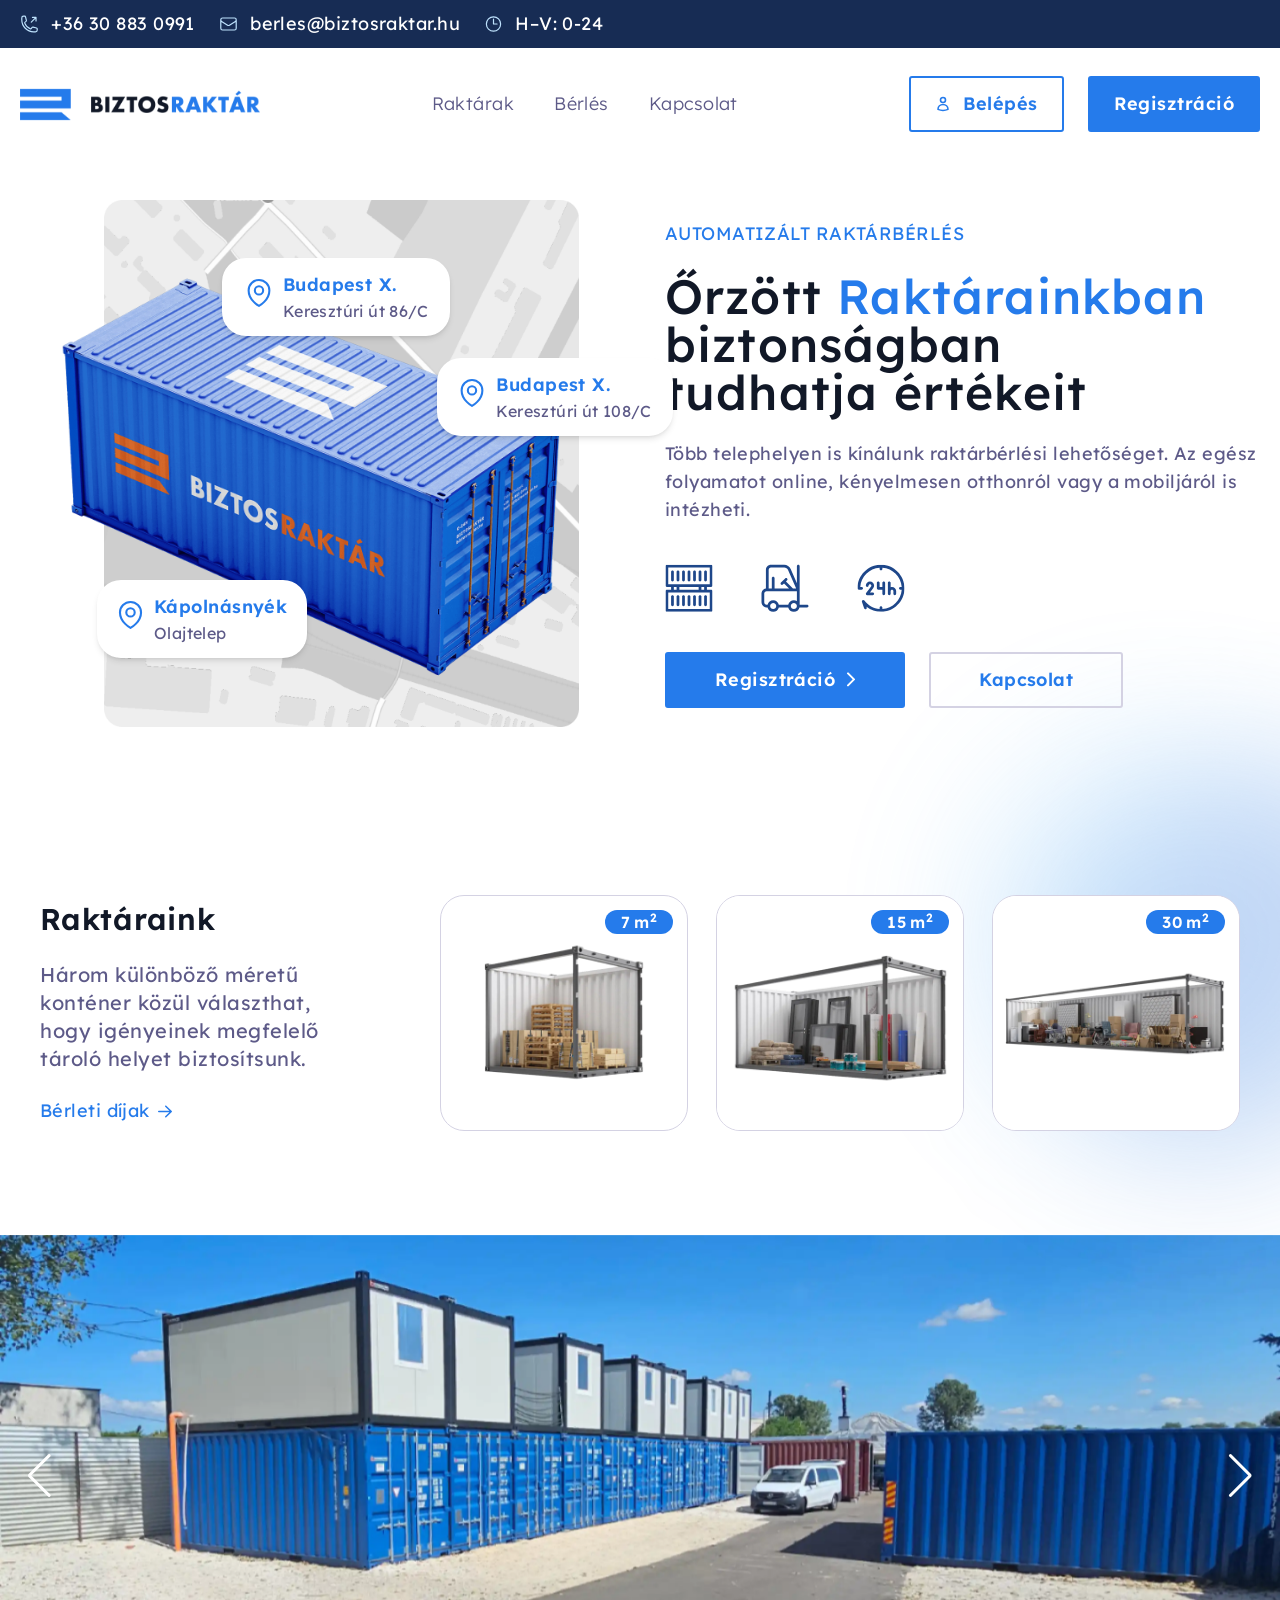
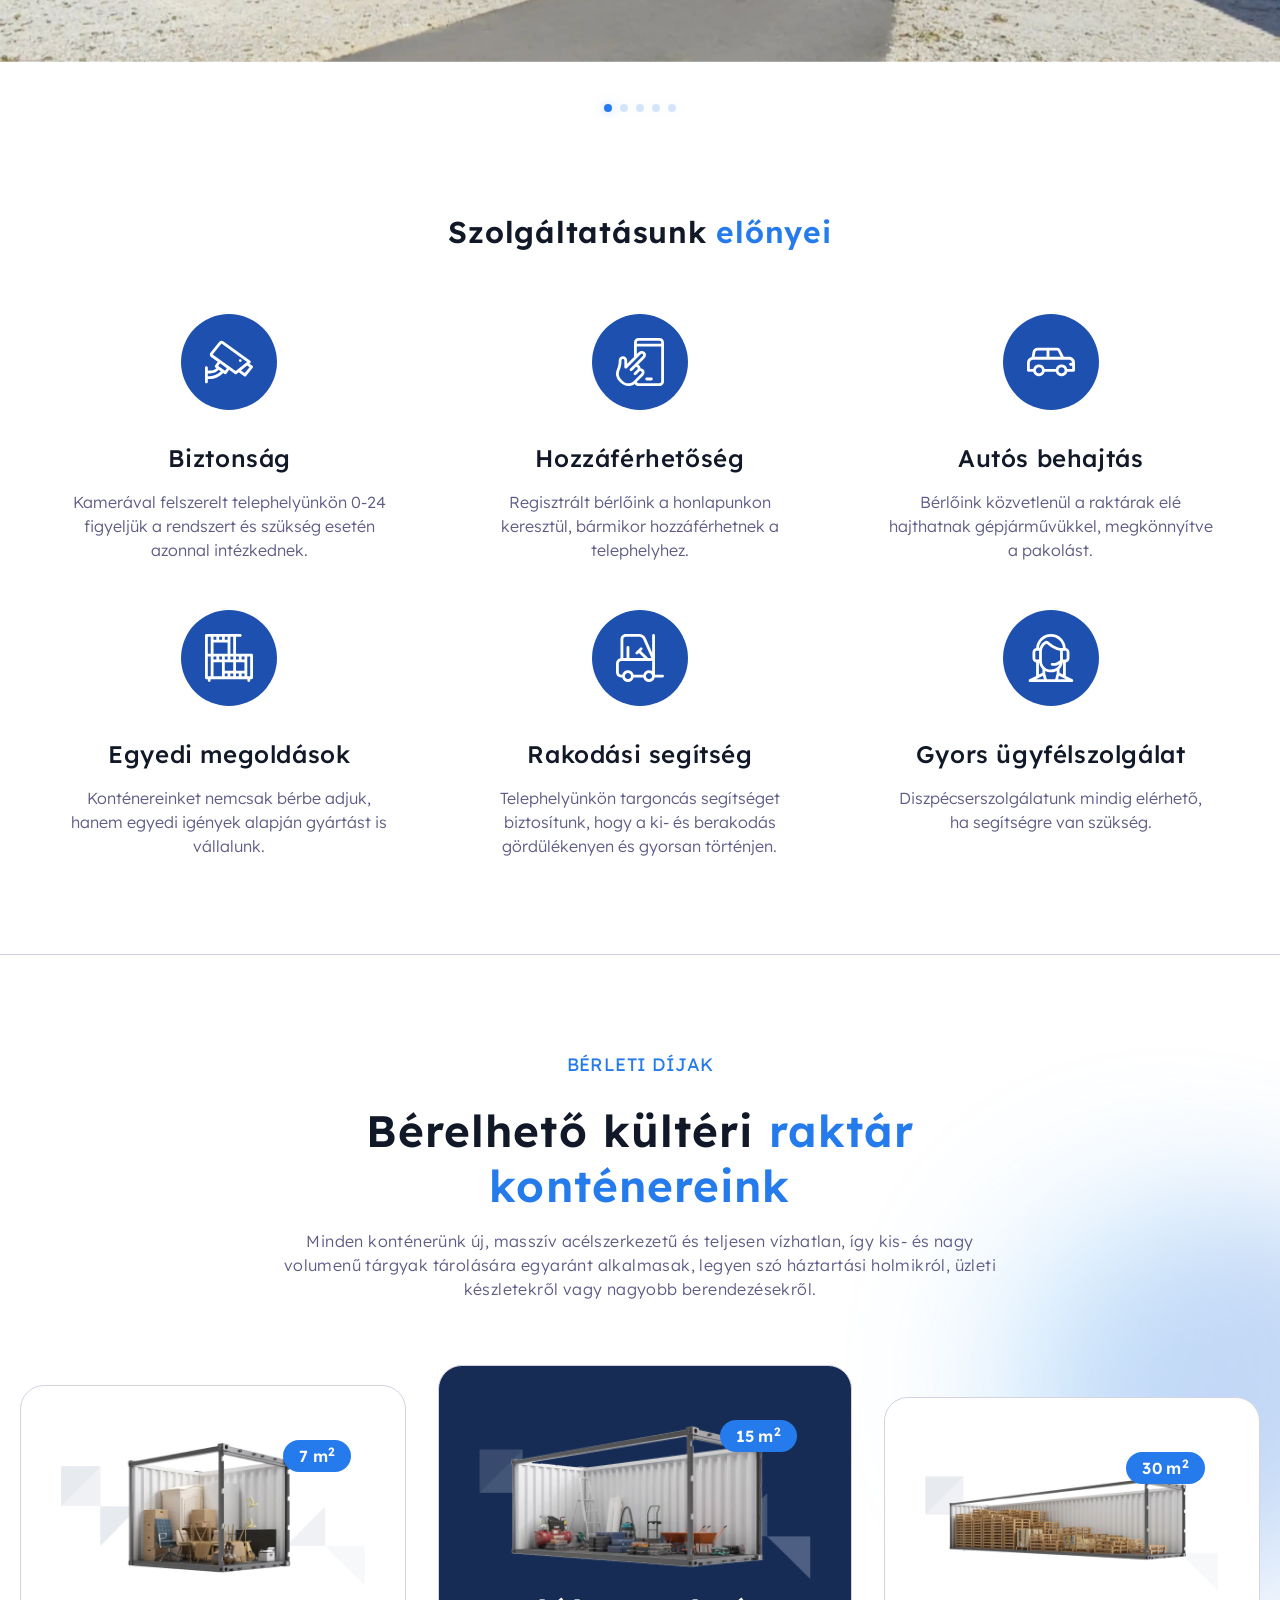
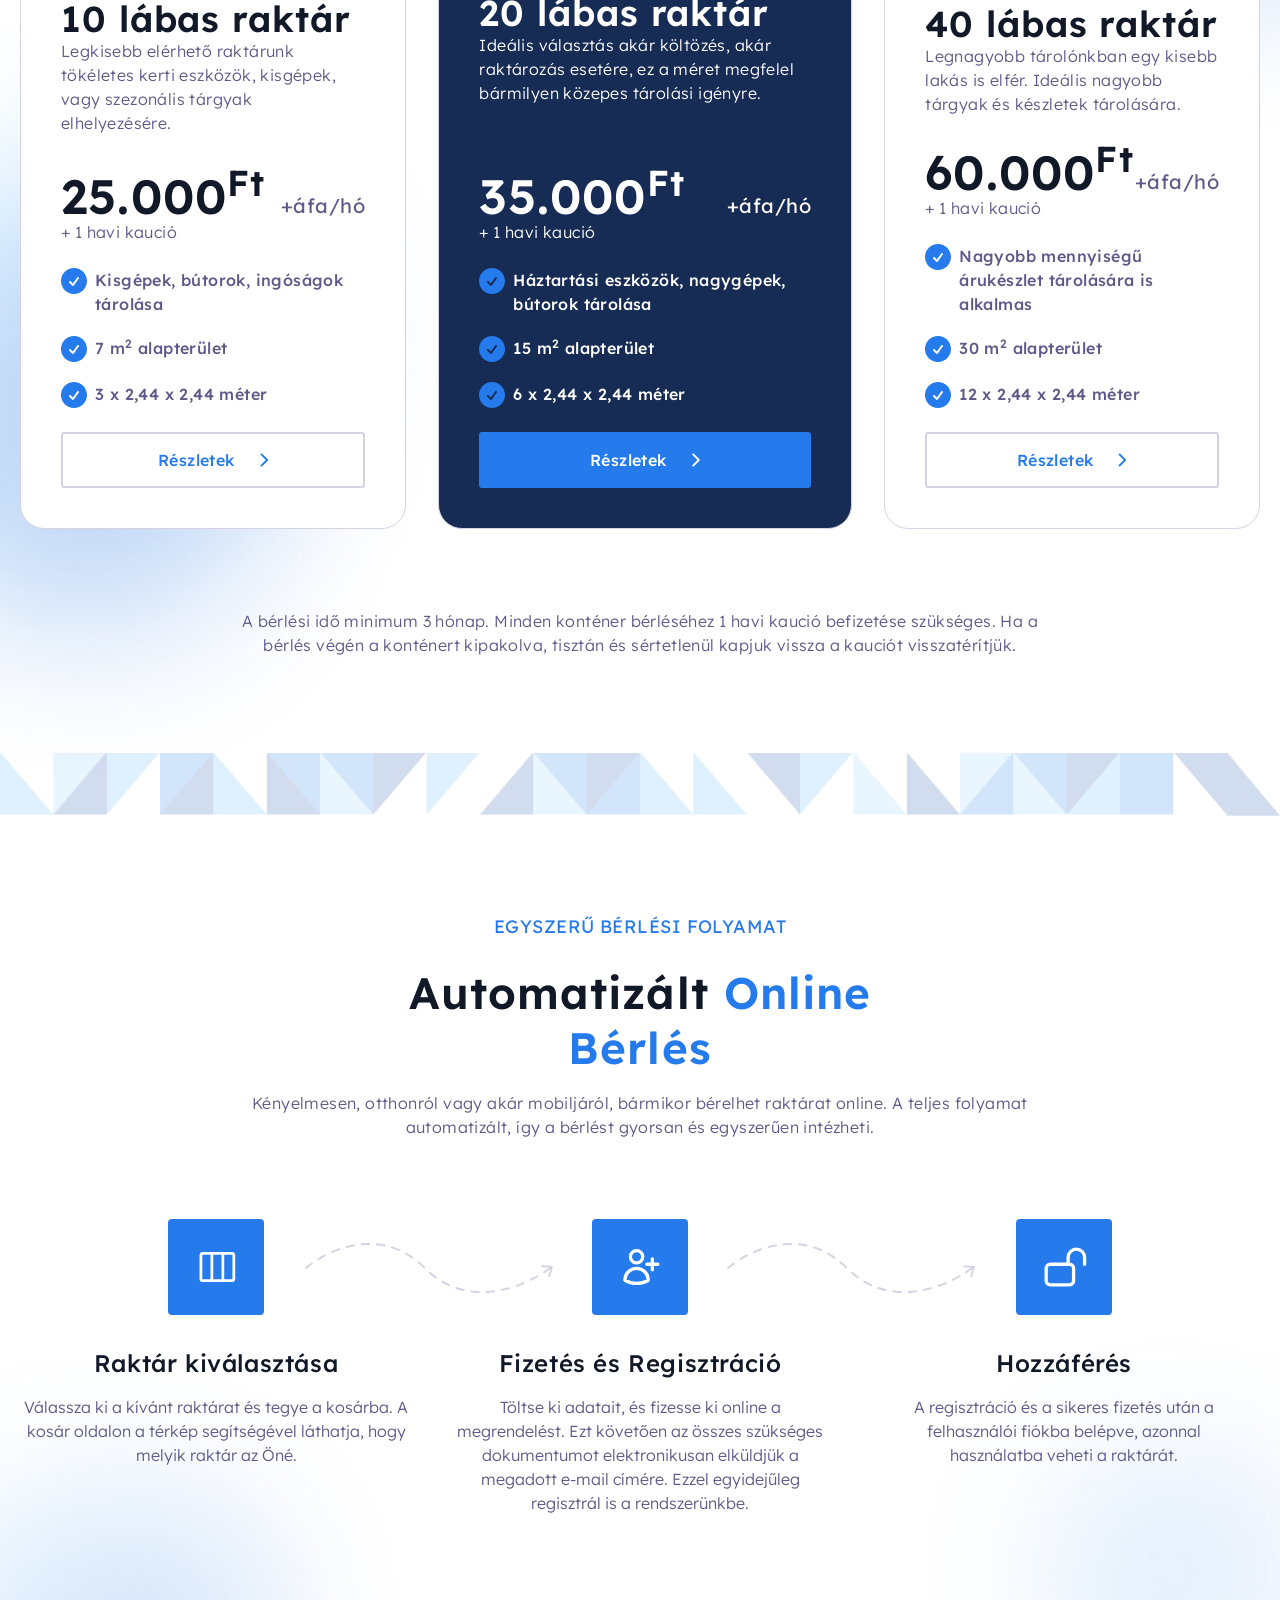
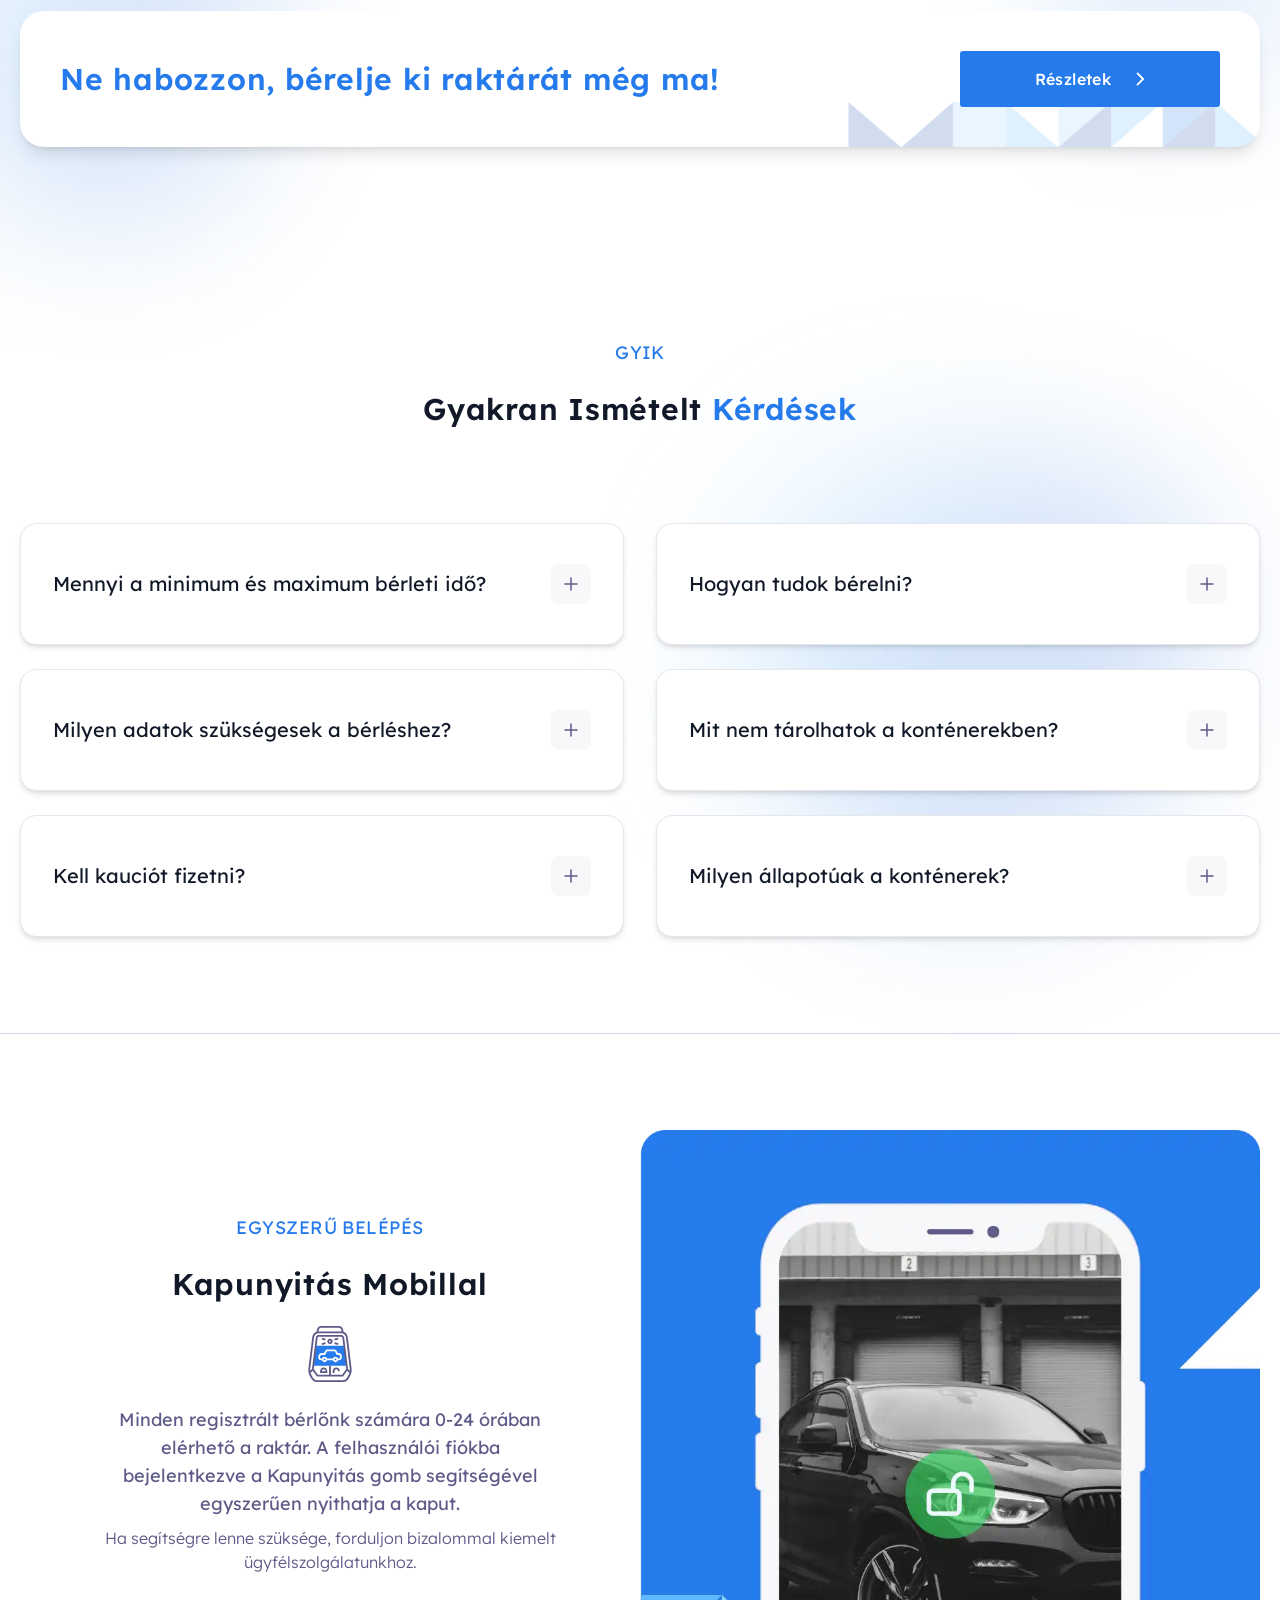
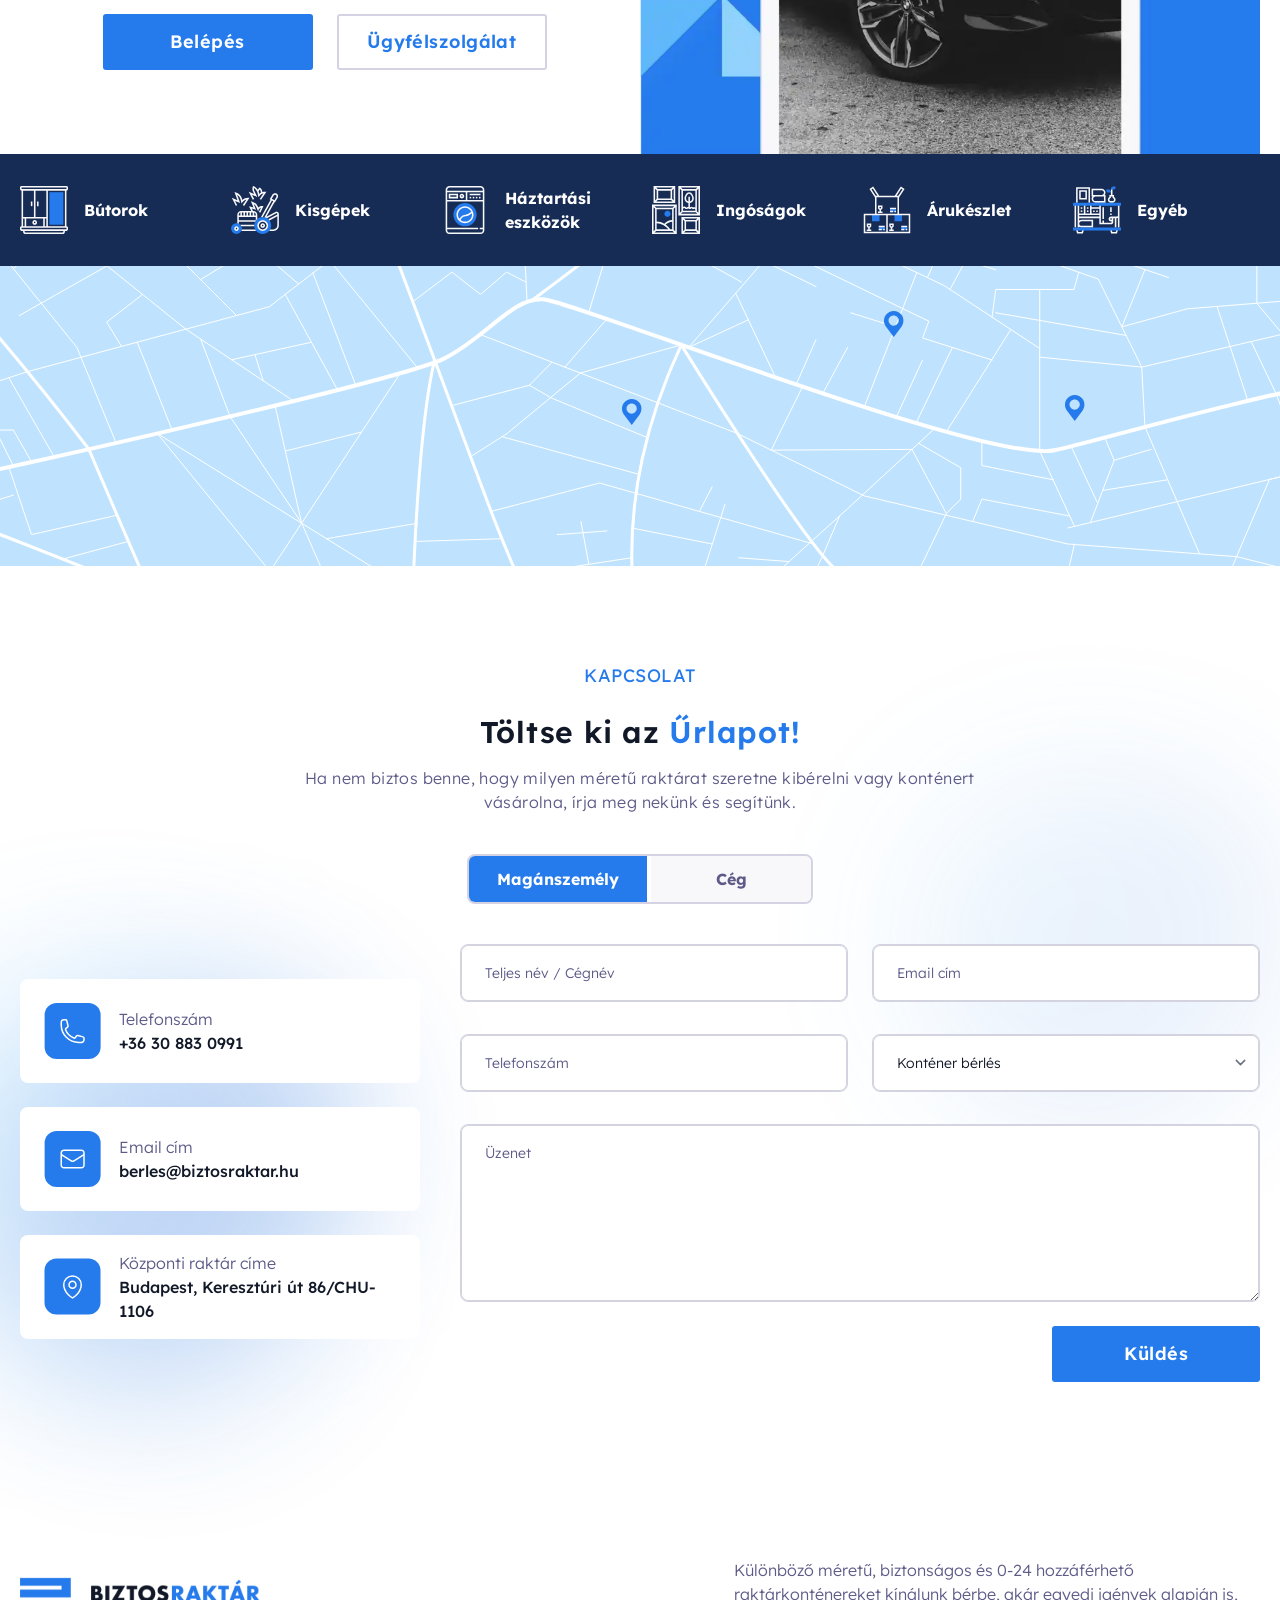
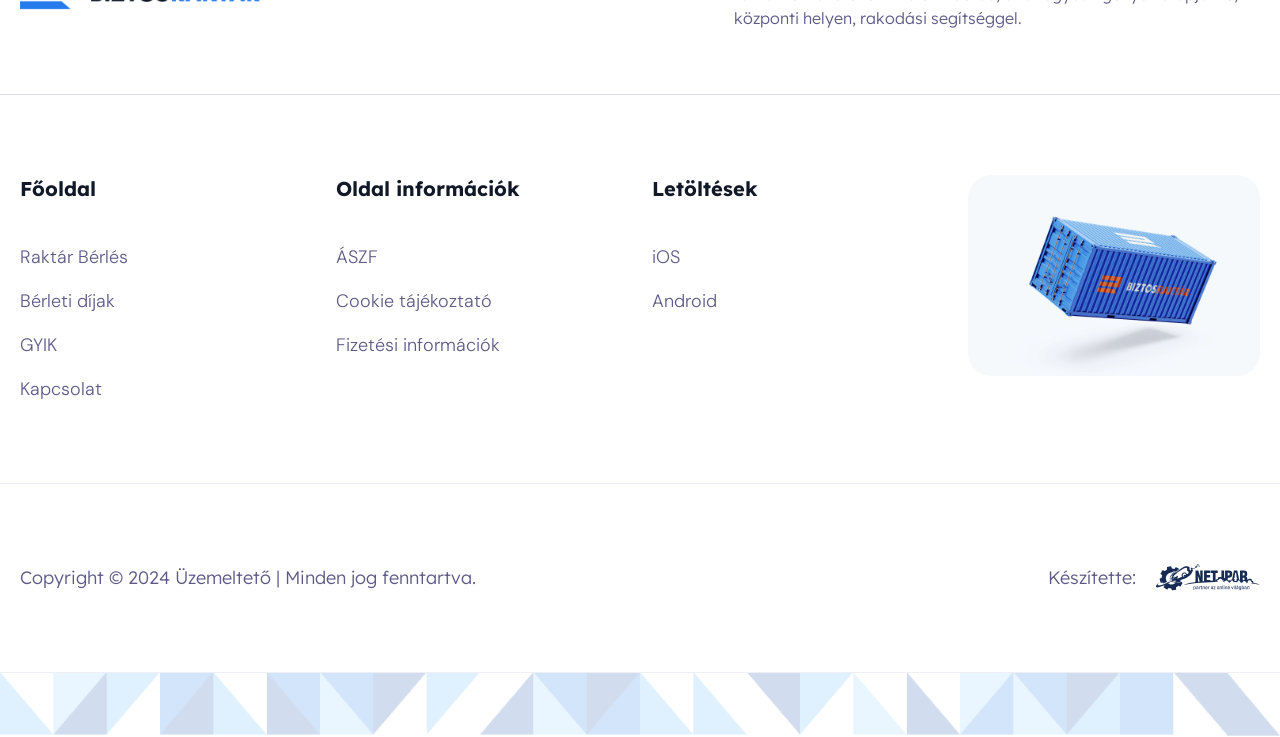
<file: index.html>
<!DOCTYPE html>
<html lang="en">
  <head>
    <meta charset="UTF-8" />
    <meta name="viewport" content="width=device-width, initial-scale=1.0" />
    <title>BIZTOSRAKTAR</title>
    <link
      href="https://fonts.googleapis.com/css2?family=DM+Sans:ital,opsz,wght@0,9..40,100..1000;1,9..40,100..1000&family=Lexend:wght@100..900&display=swap"
      rel="stylesheet"
    />
    <link
      rel="stylesheet"
      href="https://cdn.jsdelivr.net/npm/swiper@10/swiper-bundle.min.css"
    />
    <link rel="stylesheet" href="./css/style.min.css" />
  </head>

  <body class="font-lexend">
    <!-- top header start -->
    <section class="bg-midnightBlue hidden md:block">
      <div
        class="h-12 max-w-[1280px] px-5 mx-auto flex justify-start items-center space-x-6"
      >
        <a
          href="tel:+36308830991"
          class="flex items-center justify-center text-lg text-white leading-6 tracking-wide hover:text-vibrantOrange"
        >
          <img src="./img/phone.svg" alt="" class="max-h-5 max-w-5 mr-3" />+36
          30 883 0991</a
        >
        <a
          href="mailto:berles@biztosraktar.hu"
          class="flex items-center justify-center text-lg text-white leading-6 tracking-wide hover:text-vibrantOrange"
          ><img
            src="./img/envelope.svg"
            alt=""
            class="max-h-5 max-w-5 mr-3"
          />berles@biztosraktar.hu</a
        >
        <a
          href="#"
          class="flex items-center justify-center text-lg text-white leading-6 tracking-wide hover:text-vibrantOrange"
          ><img src="./img/clock.svg" alt="" class="max-h-5 max-w-5 mr-3" />H–V:
          0-24</a
        >
      </div>
    </section>
    <!-- top header end -->
    <!-- header start -->
    <header>
      <div class="max-w-[1280px] px-5 mx-auto">
        <nav class="flex justify-between items-center py-4 lg:py-7">
          <!-- Logo -->
          <a href="./index.html" class="logo-container">
            <img
              src="./img/Logo.svg"
              alt="Logo"
              class="default-logo w-[70%] lg:w-[90%] xl:w-full"
            />
            <img
              src="./img/Logo-hover.svg"
              alt="Hover Logo"
              class="hover-logo w-[70%] lg:w-[90%] xl:w-full"
            />
          </a>

          <!-- Hamburger Menu (mobile) -->
          <input type="checkbox" id="menu-toggle" class="hidden" />
          <label for="menu-toggle" class="cursor-pointer block lg:hidden">
            <div class="hamburger">
              <span class="hamburger-line line-1"></span>
              <span class="hamburger-line line-2"></span>
              <span class="hamburger-line line-3"></span>
            </div>
          </label>

          <!-- Menu -->
          <ul
            class="nav-menu absolute lg:relative left-0 top-16 md:top-[110px] lg:top-auto lg:bg-transparent bg-white shadow-lg lg:shadow-none w-full lg:w-auto text-center lg:flex lg:space-x-10 transition-all duration-500 ease-in-out max-h-0 overflow-hidden lg:max-h-full text-lg text-mutedPurple font-light leading-wide tracking-wide z-50"
          >
            <li
              class="pt-6 pb-3 lg:py-0 mx-auto group flex justify-center items-center lg:hover:border-b-4 hover:border-skyBlue"
            >
              <a href="#" class="block md:inline">Raktárak</a>
            </li>
            <li
              class="pt-3 pb-3 lg:py-0 mx-auto group flex justify-center items-center lg:hover:border-b-4 hover:border-skyBlue"
            >
              <a href="#" class="block md:inline">Bérlés</a>
            </li>
            <li
              class="pt-3 pb-3 lg:py-0 mx-auto group flex justify-center items-center lg:hover:border-b-4 hover:border-skyBlue"
            >
              <a href="#" class="block md:inline">Kapcsolat</a>
            </li>

            <li
              class="pt-3 pb-6 lg:py-0 flex md:flex-row flex-col lg:hidden justify-center gap-3 mx-auto px-5"
            >
              <a
                href="#"
                class="px-6 h-11 text-base text-skyBlue hover:text-white hover:bg-midnightBlue hover:border-midnightBlue font-medium leading-6 tracking-wide border-skyBlue border-2 rounded-[3px] flex items-center justify-center"
              >
                <svg
                  class="w-4 h-4 mr-3"
                  viewBox="0 0 16 20"
                  fill="none"
                  xmlns="http://www.w3.org/2000/svg"
                >
                  <path
                    class="stroke-skyBlue group-hover:stroke-white stroke-2 stroke-round"
                    d="M11.1248 4.92542C11.1248 6.6513 9.72568 8.05042 7.99979 8.05042C6.2739 8.05042 4.87479 6.6513 4.87479 4.92542C4.87479 3.19953 6.2739 1.80042 7.99979 1.80042C9.72568 1.80042 11.1248 3.19953 11.1248 4.92542Z"
                    stroke-linecap="round"
                    stroke-linejoin="round"
                  />
                  <path
                    class="stroke-skyBlue group-hover:stroke-white stroke-2 stroke-round"
                    d="M1.75073 16.6906C1.80932 13.2895 4.58468 10.5504 7.99979 10.5504C11.415 10.5504 14.1904 13.2896 14.2488 16.6909C12.3465 17.5638 10.2301 18.0504 8.00005 18.0504C5.76978 18.0504 3.6532 17.5637 1.75073 16.6906Z"
                    stroke-linecap="round"
                    stroke-linejoin="round"
                  />
                </svg>

                Belépés
              </a>
              <a
                href="#"
                class="px-6 h-11 text-base text-white hover:text-white hover:bg-midnightBlue hover:border-midbg-midnightBlue font-medium leading-6 tracking-wide bg-skyBlue border-skyBlue border-2 rounded-[3px] flex items-center justify-center"
              >
                Regisztráció
              </a>
            </li>
          </ul>

          <div class="hidden lg:flex space-x-6">
            <a
              href="#"
              class="px-6 h-14 text-lg text-skyBlue font-semibold leading-6 tracking-wide border-skyBlue border-2 rounded-[3px] flex items-center justify-center hover:text-white hover:bg-midnightBlue hover:border-midnightBlue group"
            >
              <svg
                class="w-4 h-4 mr-3"
                viewBox="0 0 16 20"
                fill="none"
                xmlns="http://www.w3.org/2000/svg"
              >
                <path
                  class="stroke-skyBlue group-hover:stroke-white stroke-2 stroke-round"
                  d="M11.1248 4.92542C11.1248 6.6513 9.72568 8.05042 7.99979 8.05042C6.2739 8.05042 4.87479 6.6513 4.87479 4.92542C4.87479 3.19953 6.2739 1.80042 7.99979 1.80042C9.72568 1.80042 11.1248 3.19953 11.1248 4.92542Z"
                  stroke-linecap="round"
                  stroke-linejoin="round"
                />
                <path
                  class="stroke-skyBlue group-hover:stroke-white stroke-2 stroke-round"
                  d="M1.75073 16.6906C1.80932 13.2895 4.58468 10.5504 7.99979 10.5504C11.415 10.5504 14.1904 13.2896 14.2488 16.6909C12.3465 17.5638 10.2301 18.0504 8.00005 18.0504C5.76978 18.0504 3.6532 17.5637 1.75073 16.6906Z"
                  stroke-linecap="round"
                  stroke-linejoin="round"
                />
              </svg>
              Belépés</a
            >
            <a
              href="#"
              class="px-6 h-14 text-lg text-white font-semibold leading-6 tracking-wide bg-skyBlue border-skyBlue border-2 rounded-[3px] flex items-center justify-center hover:text-white hover:bg-midnightBlue hover:border-midnightBlue"
              >Regisztráció</a
            >
          </div>
        </nav>
      </div>
    </header>
    <!-- header end -->
    <!-- main start -->
    <main>
      <!-- hero start -->
      <section class="pt-7 pb-8 lg:pt-10 lg:pb-16" id="hero">
        <div
          class="px-5 max-w-[1440px] mx-auto flex flex-col lg:flex-row justify-between md:items-center relative z-30"
        >
          <!-- top -->
          <div
            class="w-full lg:w-[48%] xl:w-[48%] 2xl:w-[47%] 3xl:w-[55%] relative 3xl:-ml-[8%] lg:pr-9"
          >
            <div class="relative w-full h-auto flex justify-end">
              <!-- First image (smaller size) -->
              <img
                src="./img/map.png"
                alt=""
                class="w-full lg:w-[80%] xl:w-[85%] 2xl:w-[85%] h-auto"
              />

              <!-- Second image (overlayed larger image) -->
              <img
                src="./img/map-container.png"
                alt=""
                class="absolute -top-[2%] right-0 w-full lg:w-[95%] xl:w-[95%] 2xl:w-[95%] h-full z-10"
              />
            </div>

            <!-- items 1 -->
            <a
              href="#"
              class="p-4 md:p-5 flex justify-start md:justify-center items-center shadow-md w-[188px] md:w-[228px] h-[66px] md:h-[78px] rounded-3xl absolute top-[10%] left-[10%] sm:top-[10%] sm:left-[10%] md:top-[17%] md:left-[34%] lg:top-[8%] lg:left-[32%] xl:top-[11%] xl:left-[34%] bg-white z-30"
            >
              <img
                src="./img/location.svg"
                alt=""
                class="-mt-[14px] md:-mt-[8px] w-5 h-5 md:w-7 md:h-7"
              />
              <div class="ml-[6px] md:ml-[10px]">
                <h3
                  class="text-base lg:text-lg font-semibold text-skyBlue leading-5 tracking-wide"
                >
                  Budapest X.
                </h3>
                <p
                  class="text-sm md:text-base text-mutedPurple leading-6 tracking-wide"
                >
                  Keresztúri út 86/C
                </p>
              </div>
            </a>
            <!-- items 2 -->
            <a
              href="#"
              class="p-4 md:p-5 flex justify-start md:justify-center items-center shadow-md w-[195px] md:w-[236px] h-[66px] md:h-[78px] rounded-3xl absolute top-[35%] left-[38%] md:top-[30%] md:left-[70%] lg:top-[30%] lg:left-[55%] xl:left-[70%] bg-white z-30"
            >
              <img
                src="./img/location.svg"
                alt=""
                class="-mt-[14px] md:-mt-[8px] w-5 h-5 md:w-7 md:h-7"
              />
              <div class="ml-[6px] md:ml-[10px]">
                <h3
                  class="text-base lg:text-lg font-semibold text-skyBlue leading-5 tracking-wide"
                >
                  Budapest X.
                </h3>
                <p
                  class="text-sm md:text-base text-mutedPurple leading-6 tracking-wide"
                >
                  Keresztúri út 108/C
                </p>
              </div>
            </a>
            <!-- items 3 -->
            <a
              href="#"
              class="p-4 md:p-5 flex justify-start md:justify-center items-center shadow-md w-[180px] md:w-[210px] h-[66px] md:h-[78px] rounded-3xl absolute top-[75%] left-[2%] sm:top-[73%] sm:left-[3%] md:top-[73%] md:left-[0%] lg:top-[80%] lg:left-[5%] xl:top-[72%] xl:left-[13%] bg-white z-30"
            >
              <img
                src="./img/location.svg"
                alt=""
                class="-mt-[14px] md:-mt-[8px] w-5 h-5 md:w-7 md:h-7"
              />
              <div class="ml-[6px] md:ml-[10px]">
                <h3
                  class="text-base lg:text-lg font-semibold text-skyBlue leading-5 tracking-wide"
                >
                  Kápolnásnyék
                </h3>
                <p
                  class="text-sm md:text-base text-mutedPurple leading-6 tracking-wide"
                >
                  Olajtelep
                </p>
              </div>
            </a>
          </div>
          <!-- bottom -->
          <div class="w-full lg:w-[48%] pt-10 lg:pt-0">
            <div class="flex flex-col gap-4 md:gap-6">
              <h2
                class="text-base md:text-lg text-skyBlue leading-6 tracking-wide"
              >
                AUTOMATIZÁLT RAKTÁRBÉRLÉS
              </h2>
              <h1
                class="text-2xl lg:text-[2.5rem] xl:text-5xl font-medium text-[#111827] leading-[1.5rem] tracking-wide max-w-full lg:max-w-[550px]"
              >
                Őrzött
                <span class="text-skyBlue">Raktárainkban</span> biztonságban
                tudhatja értékeit
              </h1>
              <p
                class="lg:max-w-[600px] text-base md:text-lg text-mutedPurple leading-6 tracking-wide"
              >
                Több telephelyen is kínálunk raktárbérlési lehetőséget. Az egész
                folyamatot online, kényelmesen otthonról vagy a mobiljáról is
                intézheti.
              </p>
              <div
                class="flex justify-center md:justify-start items-center gap-6 md:gap-12 my-4"
              >
                <img
                  src="./img/container.svg"
                  alt=""
                  class="w-10 h-10 md:w-12 md:h-12"
                />
                <img
                  src="./img/crain.svg"
                  alt=""
                  class="w-10 h-10 md:w-12 md:h-12"
                />
                <img
                  src="./img/time.svg"
                  alt=""
                  class="w-10 h-10 md:w-12 md:h-12"
                />
              </div>
              <div class="flex flex-col md:flex-row gap-3 md:gap-6">
                <a
                  href="#"
                  class="px-12 h-14 text-base md:text-lg text-white font-semibold leading-6 tracking-wide bg-skyBlue border-[#257BEB] border-2 rounded-[3px] flex items-center justify-center hover:text-white hover:bg-[#1E478A] hover:border-[#1E478A]"
                  >Regisztráció<img
                    src="./img/arrow-right.svg"
                    alt=""
                    class="max-w-3 max-h-4 ml-3"
                /></a>
                <a
                  href="#"
                  class="px-12 h-14 text-base md:text-lg text-skyBlue font-semibold leading-6 tracking-wide bg-transparent border-lavenderGray border-2 rounded-[3px] flex items-center justify-center hover:text-white hover:bg-skyBlue"
                  >Kapcsolat</a
                >
              </div>
            </div>
          </div>
        </div>
      </section>
      <!-- hero end -->
      <!-- warehouse start -->
      <section class="py-8 lg:py-[104px] relative z-10" id="warehouse">
        <div
          class="px-5 max-w-[1240px] mx-auto flex flex-col lg:flex-row justify-between items-center relative z-30"
        >
          <!-- top -->
          <div class="w-full lg:w-1/3 flex items-center">
            <div class="space-y-4 lg:space-y-6">
              <h2
                class="text-2xl lg:text-3xl font-semibold text-deepGray tracking-wide"
              >
                Raktáraink
              </h2>
              <p
                class="text-base lg:text-xl font-normal text-mutedPurple tracking-wide max-w-full lg:max-w-[300px]"
              >
                Három különböző méretű konténer közül választhat, hogy
                igényeinek megfelelő tároló helyet biztosítsunk.
              </p>
              <a
                href="#"
                class="text-base lg:text-lg font-normal text-skyBlue hover:text-midnightBlue group tracking-wide flex items-center gap-2 hover:underline-offset-4 hover:underline"
              >
                Bérleti díjak
                <svg
                  class="w-3.5 h-3.25"
                  viewBox="0 0 14 13"
                  fill="none"
                  xmlns="http://www.w3.org/2000/svg"
                >
                  <path
                    class="fill-[#257BEB] group-hover:fill-midnightBlue"
                    fill-rule="evenodd"
                    clip-rule="evenodd"
                    d="M-2.62268e-07 6.5C-2.80374e-07 6.08579 0.335786 5.75 0.75 5.75L11.3879 5.75L7.23017 1.79062C6.93159 1.50353 6.92228 1.02875 7.20937 0.730167C7.49647 0.431589 7.97125 0.422279 8.26983 0.709374L13.7698 5.95937C13.9169 6.10078 14 6.29599 14 6.5C14 6.70401 13.9169 6.89922 13.7698 7.04062L8.26983 12.2906C7.97125 12.5777 7.49647 12.5684 7.20938 12.2698C6.92228 11.9713 6.93159 11.4965 7.23017 11.2094L11.3879 7.25L0.75 7.25C0.335786 7.25 -2.44163e-07 6.91421 -2.62268e-07 6.5Z"
                  />
                </svg>
              </a>
            </div>
          </div>
          <!-- bottom -->
          <div
            class="w-full lg:w-2/3 flex flex-col md:flex-row items-center justify-end gap-6 lg:gap-7 mt-9 lg:mt-0"
          >
            <div
              class="border-[1px] bg-white border-lavenderGray hover:border-skyBlue rounded-3xl flex justify-center items-center relative w-full h-full md:max-w-[263px] md:max-h-[250px]"
            >
              <img
                src="./img/warehouse-01.png"
                alt=""
                class="object-cover w-full h-full"
              />
              <div
                class="absolute top-[14px] right-[14px] flex justify-center items-center text-base font-semibold text-white leading-none tracking-wide bg-skyBlue px-4 py-[4px] rounded-full gap-1"
              >
                <p>7</p>
                <p>m<sup>2</sup></p>
              </div>
            </div>

            <div
              class="border-[1px] bg-white border-lavenderGray hover:border-skyBlue rounded-3xl flex justify-center items-center relative w-full h-full md:max-w-[263px] md:max-h-[250px]"
            >
              <img
                src="./img/warehouse-02.png"
                alt=""
                class="object-cover w-full h-full"
              />
              <div
                class="absolute top-[14px] right-[14px] flex justify-center items-center text-base font-semibold text-white tracking-wide bg-skyBlue px-4 py-[4px] leading-none rounded-full gap-1"
              >
                <p>15</p>
                <p>m<sup>2</sup></p>
              </div>
            </div>

            <div
              class="border-[1px] bg-white border-lavenderGray hover:border-skyBlue rounded-3xl flex justify-center items-center relative w-full h-full md:max-w-[263px] md:max-h-[250px]"
            >
              <img
                src="./img/warehouse-03.png"
                alt=""
                class="object-cover w-full h-full"
              />
              <div
                class="absolute top-[14px] right-[14px] flex justify-center items-center text-base font-semibold text-white leading-none tracking-wide bg-skyBlue px-4 py-[4px] rounded-full gap-1"
              >
                <p>30</p>
                <p>m<sup>2</sup></p>
              </div>
            </div>
          </div>
        </div>
        <div class="absolute right-0 -bottom-20">
          <img src="./img/shadow.svg" alt="" />
        </div>
      </section>
      <!-- warehouse end -->

      <!-- slider start -->
      <section class="z-30">
        <div class="swiper mySwiper min-h-[250px] lg:min-h-[480px] relative">
          <div class="swiper-wrapper pb-14">
            <div class="swiper-slide">
              <img
                src="./img/slider-01.webp"
                alt=""
                class="object-cover w-full"
              />
            </div>
            <div class="swiper-slide">
              <img
                src="./img/slider-02.webp"
                alt=""
                class="object-cover w-full"
              />
            </div>
            <div class="swiper-slide">
              <img
                src="./img/slider-03.webp"
                alt=""
                class="object-cover w-full"
              />
            </div>
            <div class="swiper-slide">
              <img
                src="./img/slider-04.webp"
                alt=""
                class="object-cover w-full"
              />
            </div>
            <div class="swiper-slide">
              <img
                src="./img/slider-05.webp"
                alt=""
                class="object-cover w-full"
              />
            </div>
          </div>
          <div class="swiper-button-next"></div>
          <div class="swiper-button-prev"></div>
          <div class="swiper-pagination"></div>
        </div>
      </section>

      <!-- slider end -->
      <!-- services start -->
      <section class="py-8 lg:py-24" id="services">
        <div class="px-5 max-w-[1240px] mx-auto">
          <h2
            class="text-2xl lg:text-3xl font-semibold text-deepGray tracking-wide text-center mb-12 lg:mb-16"
          >
            Szolgáltatásunk <span class="text-skyBlue">előnyei</span>
          </h2>
          <!-- cards -->
          <div
            class="grid grid-cols-1 md:grid-cols-2 lg:grid-cols-3 md:gap-x-8 md:gap-y-12 md:space-y-0 space-y-8"
          >
            <!-- item 1 -->
            <div class="flex flex-col items-center justify-start gap-2">
              <img
                src="./img/services-01.svg"
                alt=""
                class="w-20 h-20 lg:w-24 lg:h-24"
              />
              <h3
                class="text-xl lg:text-2xl font-medium text-deepGray tracking-wide text-center pt-3 pb-1 md:pt-6 md:pb-2"
              >
                Biztonság
              </h3>
              <p
                class="w-full lg:max-w-[324px] text-base font-light text-center text-mutedPurple"
              >
                Kamerával felszerelt telephelyünkön 0-24 figyeljük a rendszert
                és szükség esetén azonnal intézkednek.
              </p>
            </div>
            <!-- item 2 -->
            <div class="flex flex-col items-center justify-start gap-2">
              <img
                src="./img/services-02.svg"
                alt=""
                class="w-20 h-20 lg:w-24 lg:h-24"
              />
              <h3
                class="text-xl lg:text-2xl font-medium text-deepGray tracking-wide text-center pt-3 pb-1 md:pt-6 md:pb-2"
              >
                Hozzáférhetőség
              </h3>
              <p
                class="w-full lg:max-w-[324px] text-base font-light text-center text-mutedPurple"
              >
                Regisztrált bérlőink a honlapunkon keresztül, bármikor
                hozzáférhetnek a telephelyhez.
              </p>
            </div>
            <!-- item 3 -->
            <div class="flex flex-col items-center justify-start gap-2">
              <img
                src="./img/services-03.svg"
                alt=""
                class="w-20 h-20 lg:w-24 lg:h-24"
              />
              <h3
                class="text-xl lg:text-2xl font-medium text-deepGray tracking-wide text-center pt-3 pb-1 md:pt-6 md:pb-2"
              >
                Autós behajtás
              </h3>
              <p
                class="w-full lg:max-w-[324px] text-base font-light text-center text-mutedPurple"
              >
                Bérlőink közvetlenül a raktárak elé hajthatnak gépjárművükkel,
                megkönnyítve a pakolást.
              </p>
            </div>
            <!-- item 4 -->
            <div class="flex flex-col items-center justify-start gap-2">
              <img
                src="./img/services-04.svg"
                alt=""
                class="w-20 h-20 lg:w-24 lg:h-24"
              />
              <h3
                class="text-xl lg:text-2xl font-medium text-deepGray tracking-wide text-center pt-3 pb-1 md:pt-6 md:pb-2"
              >
                Egyedi megoldások
              </h3>
              <p
                class="w-full lg:max-w-[324px] text-base font-light text-center text-mutedPurple"
              >
                Konténereinket nemcsak bérbe adjuk, hanem egyedi igények alapján
                gyártást is vállalunk.
              </p>
            </div>
            <!-- item 5 -->
            <div class="flex flex-col items-center justify-start gap-2">
              <img
                src="./img/services-05.svg"
                alt=""
                class="w-20 h-20 lg:w-24 lg:h-24"
              />
              <h3
                class="text-xl lg:text-2xl font-medium text-deepGray tracking-wide text-center pt-3 pb-1 md:pt-6 md:pb-2"
              >
                Rakodási segítség
              </h3>
              <p
                class="w-full lg:max-w-[324px] text-base font-light text-center text-mutedPurple"
              >
                Telephelyünkön targoncás segítséget biztosítunk, hogy a ki- és
                berakodás gördülékenyen és gyorsan történjen.
              </p>
            </div>
            <!-- item 6 -->
            <div class="flex flex-col items-center justify-start gap-2">
              <img
                src="./img/services-06.svg"
                alt=""
                class="w-20 h-20 lg:w-24 lg:h-24"
              />
              <h3
                class="text-xl lg:text-2xl font-medium text-deepGray tracking-wide text-center pt-3 pb-1 md:pt-6 md:pb-2"
              >
                Gyors ügyfélszolgálat
              </h3>
              <p
                class="w-full lg:max-w-[324px] text-base font-light text-center text-mutedPurple"
              >
                Diszpécserszolgálatunk mindig elérhető, ha segítségre van
                szükség.
              </p>
            </div>
          </div>
        </div>
      </section>
      <!-- services end -->
      <!-- line start -->
      <div
        class="px-5 max-w-[1280px] mx-auto border-b-[1px] border-lavenderGray"
      ></div>
      <!-- line end -->
      <!-- rent start -->
      <section class="py-8 lg:py-24 relative" id="rent">
        <div
          class="px-5 max-w-[1280px] mx-auto border-b-1 border-lavenderGray z-20"
        >
          <!-- content -->
          <div class="relative z-30">
            <p
              class="text-base lg:text-lg font-normal text-skyBlue leading-normal tracking-wide text-center"
            >
              BÉRLETI DÍJAK
            </p>
            <h2
              class="max-w-[560px] mx-auto text-2xl lg:text-[44px] font-semibold text-deepGray leading-tight tracking-wide text-center pt-3 pb-4 lg:pt-6 lg:pb-4"
            >
              Bérelhető kültéri
              <span class="text-skyBlue">raktár konténereink</span>
            </h2>
            <p
              class="max-w-[730px] mx-auto text-base font-light text-mutedPurple leading-normal tracking-wide text-center"
            >
              Minden konténerünk új, masszív acélszerkezetű és teljesen
              vízhatlan, így kis- és nagy volumenű tárgyak tárolására egyaránt
              alkalmasak, legyen szó háztartási holmikról, üzleti készletekről
              vagy nagyobb berendezésekről.
            </p>
          </div>
          <!-- prices -->
          <div
            class="flex flex-col xl:flex-row gap-8 mt-10 lg:mt-16 relative z-30"
          >
            <!-- card 1 -->
            <div
              class="flex flex-col p-5 lg:p-10 bg-white border-[1px] border-lavenderGray rounded-3xl gap-8 flex-grow mt-0 md:mt-5"
            >
              <!-- top -->
              <div class="flex-grow">
                <!-- img -->
                <div class="mb-2 relative">
                  <img
                    src="./img/price-01.png"
                    alt=""
                    class="w-full object-fill object-center"
                  />
                  <div
                    class="absolute top-[14px] right-[14px] flex justify-center items-center text-sm md:text-base font-semibold text-white tracking-wide bg-skyBlue px-4 py-[4px] rounded-full gap-1"
                  >
                    <p>7</p>
                    <p>m<sup>2</sup></p>
                  </div>
                </div>
                <!-- text -->
                <div>
                  <h3
                    class="text-2xl lg:text-4xl text-deepGray font-semibold leading-snug tracking-wide"
                  >
                    10 lábas raktár
                  </h3>
                  <p
                    class="text-base font-light text-mutedPurple leading-normal tracking-wide"
                  >
                    Legkisebb elérhető raktárunk tökéletes kerti eszközök,
                    kisgépek, vagy szezonális tárgyak elhelyezésére.
                  </p>
                </div>
              </div>
              <!-- bottom -->
              <div>
                <div class="flex justify-between items-end">
                  <h3
                    class="text-3xl lg:text-5xl text-deepGray font-semibold leading-none tracking-wide"
                  >
                    25.000<sup>Ft</sup>
                  </h3>
                  <p
                    class="text-lg lg:text-xl font-normal text-mutedPurple leading-normal tracking-wide"
                  >
                    +áfa/hó
                  </p>
                </div>
                <p
                  class="text-sm lg:text-base font-light text-mutedPurple leading-normal tracking-wide pb-6"
                >
                  + 1 havi kaució
                </p>
                <ul class="space-y-5 pb-6">
                  <li class="flex justify-start items-start gap-2">
                    <img
                      src="./img/check-white.svg"
                      alt=""
                      class="w-[24px] h-[24px] lg:w-[26px] lg:h-[26px]"
                    />
                    <p
                      class="text-base font-medium text-mutedPurple leading-normal tracking-wide"
                    >
                      Kisgépek, bútorok, ingóságok tárolása
                    </p>
                  </li>
                  <li class="flex justify-start items-start gap-2">
                    <img
                      src="./img/check-white.svg"
                      alt=""
                      class="w-[24px] h-[24px] lg:w-[26px] lg:h-[26px]"
                    />
                    <p
                      class="text-base font-medium text-mutedPurple leading-normal tracking-wide"
                    >
                      7 m<sup>2</sup> alapterület
                    </p>
                  </li>
                  <li class="flex justify-start items-start gap-2">
                    <img
                      src="./img/check-white.svg"
                      alt=""
                      class="w-[24px] h-[24px] lg:w-[26px] lg:h-[26px]"
                    />
                    <p
                      class="text-base font-medium text-mutedPurple leading-normal tracking-wide"
                    >
                      3 x 2,44 x 2,44 méter
                    </p>
                  </li>
                </ul>
                <button
                  class="w-full h-12 lg:h-14 flex justify-center items-center border-2 border-lavenderGray rounded-[3px] text-base font-medium text-skyBlue hover:border-midnightBlue hover:text-white hover:bg-midnightBlue leading-normal tracking-wide gap-6 group"
                >
                  Részletek
                  <svg
                    class="w-2.5 h-3.5"
                    viewBox="0 0 9 15"
                    fill="none"
                    xmlns="http://www.w3.org/2000/svg"
                  >
                    <path
                      class="stroke-[#257BEB] group-hover:stroke-white stroke-2 stroke-rounded"
                      d="M1.83325 13.5L7.83325 7.5L1.83325 1.5"
                      stroke-linecap="round"
                      stroke-linejoin="round"
                    />
                  </svg>
                </button>
              </div>
            </div>

            <!-- card 2 (taller) -->
            <div
              class="flex flex-col p-5 lg:p-10 bg-midnightBlue border-[1px] border-lavenderGray rounded-3xl gap-8 flex-grow min-h-[600px]"
            >
              <!-- top -->
              <div class="flex-grow">
                <!-- img -->
                <div class="mb-2 relative">
                  <img
                    src="./img/price-02.png"
                    alt=""
                    class="w-full object-fill object-center"
                  />
                  <div
                    class="absolute top-[14px] right-[14px] flex justify-center items-center text-sm md:text-base font-semibold text-white tracking-wide bg-skyBlue px-4 py-[4px] rounded-full gap-1"
                  >
                    <p>15</p>
                    <p>m<sup>2</sup></p>
                  </div>
                </div>
                <!-- text -->
                <div>
                  <h3
                    class="text-2xl lg:text-4xl text-white font-semibold leading-snug tracking-wide"
                  >
                    20 lábas raktár
                  </h3>
                  <p
                    class="text-base font-light text-white leading-normal tracking-wide"
                  >
                    Ideális választás akár költözés, akár raktározás esetére, ez
                    a méret megfelel bármilyen közepes tárolási igényre.
                  </p>
                </div>
              </div>
              <!-- bottom (aligned) -->
              <div>
                <div class="flex justify-between items-end">
                  <h3
                    class="text-3xl lg:text-5xl text-white font-semibold leading-none tracking-wide"
                  >
                    35.000<sup>Ft</sup>
                  </h3>
                  <p
                    class="text-lg lg:text-xl font-normal text-white leading-normal tracking-wide"
                  >
                    +áfa/hó
                  </p>
                </div>
                <p
                  class="text-sm lg:text-base font-light text-white leading-normal tracking-wide pb-6"
                >
                  + 1 havi kaució
                </p>
                <ul class="space-y-5 pb-6">
                  <li class="flex justify-start items-start gap-2">
                    <img
                      src="./img/check-white.svg"
                      alt=""
                      class="w-[24px] h-[24px] lg:w-[26px] lg:h-[26px]"
                    />
                    <p
                      class="text-base font-medium text-white leading-normal tracking-wide"
                    >
                      Háztartási eszközök, nagygépek, bútorok tárolása
                    </p>
                  </li>
                  <li class="flex justify-start items-start gap-2">
                    <img
                      src="./img/check-white.svg"
                      alt=""
                      class="w-[24px] h-[24px] lg:w-[26px] lg:h-[26px]"
                    />
                    <p
                      class="text-base font-medium text-white leading-normal tracking-wide"
                    >
                      15 m<sup>2</sup> alapterület
                    </p>
                  </li>
                  <li class="flex justify-start items-start gap-2">
                    <img
                      src="./img/check-white.svg"
                      alt=""
                      class="w-[24px] h-[24px] lg:w-[26px] lg:h-[26px]"
                    />
                    <p
                      class="text-base font-medium text-white leading-normal tracking-wide"
                    >
                      6 x 2,44 x 2,44 méter
                    </p>
                  </li>
                </ul>
                <button
                  class="w-full h-12 lg:h-14 flex justify-center items-center border-2 border-skyBlue rounded-[3px] text-base font-medium text-white bg-skyBlue hover:bg-white hover:text-skyBlue hover:border-white leading-normal tracking-wide gap-6 group"
                >
                  Részletek
                  <svg
                    class="w-2.5 h-3.5"
                    viewBox="0 0 9 15"
                    fill="none"
                    xmlns="http://www.w3.org/2000/svg"
                  >
                    <path
                      class="stroke-white group-hover:stroke-skyBlue stroke-2 stroke-rounded"
                      d="M1.5 13.5L7.5 7.5L1.5 1.5"
                      stroke-linecap="round"
                      stroke-linejoin="round"
                    />
                  </svg>
                </button>
              </div>
            </div>

            <!-- card 3 -->
            <div
              class="flex flex-col p-5 lg:p-10 bg-white border-[1px] border-lavenderGray rounded-3xl gap-8 flex-grow mt-0 md:mt-8"
            >
              <!-- top -->
              <div class="flex-grow">
                <!-- img -->
                <div class="mb-2 relative">
                  <img
                    src="./img/price-03.png"
                    alt=""
                    class="w-full object-fill object-center"
                  />
                  <div
                    class="absolute top-[14px] right-[14px] flex justify-center items-center text-sm md:text-base font-semibold text-white tracking-wide bg-skyBlue px-4 py-[4px] rounded-full gap-1"
                  >
                    <p>30</p>
                    <p>m<sup>2</sup></p>
                  </div>
                </div>
                <!-- text -->
                <div>
                  <h3
                    class="text-2xl lg:text-4xl text-deepGray font-semibold leading-snug tracking-wide"
                  >
                    40 lábas raktár
                  </h3>
                  <p
                    class="text-base font-light text-mutedPurple leading-normal tracking-wide"
                  >
                    Legnagyobb tárolónkban egy kisebb lakás is elfér. Ideális
                    nagyobb tárgyak és készletek tárolására.
                  </p>
                </div>
              </div>
              <!-- bottom -->
              <div>
                <div class="flex justify-between items-end">
                  <h3
                    class="text-3xl lg:text-5xl text-deepGray font-semibold leading-none tracking-wide"
                  >
                    60.000<sup>Ft</sup>
                  </h3>
                  <p
                    class="text-lg lg:text-xl font-normal text-mutedPurple leading-normal tracking-wide"
                  >
                    +áfa/hó
                  </p>
                </div>
                <p
                  class="text-sm lg:text-base font-light text-mutedPurple leading-normal tracking-wide pb-6"
                >
                  + 1 havi kaució
                </p>
                <ul class="space-y-5 pb-6">
                  <li class="flex justify-start items-start gap-2">
                    <img
                      src="./img/check-white.svg"
                      alt=""
                      class="w-[24px] h-[24px] lg:w-[26px] lg:h-[26px]"
                    />
                    <p
                      class="text-base font-medium text-mutedPurple leading-normal tracking-wide"
                    >
                      Nagyobb mennyiségű árukészlet tárolására is alkalmas
                    </p>
                  </li>
                  <li class="flex justify-start items-start gap-2">
                    <img
                      src="./img/check-white.svg"
                      alt=""
                      class="w-[24px] h-[24px] lg:w-[26px] lg:h-[26px]"
                    />
                    <p
                      class="text-base font-medium text-mutedPurple leading-normal tracking-wide"
                    >
                      30 m<sup>2</sup> alapterület
                    </p>
                  </li>
                  <li class="flex justify-start items-start gap-2">
                    <img
                      src="./img/check-white.svg"
                      alt=""
                      class="w-[24px] h-[24px] lg:w-[26px] lg:h-[26px]"
                    />
                    <p
                      class="text-base font-medium text-mutedPurple leading-normal tracking-wide"
                    >
                      12 x 2,44 x 2,44 méter
                    </p>
                  </li>
                </ul>
                <button
                  class="w-full h-12 lg:h-14 flex justify-center items-center border-2 border-lavenderGray rounded-[3px] text-base font-medium text-skyBlue hover:border-midnightBlue hover:text-white hover:bg-midnightBlue leading-normal tracking-wide gap-6 group"
                >
                  Részletek
                  <svg
                    class="w-2.5 h-3.5"
                    viewBox="0 0 9 15"
                    fill="none"
                    xmlns="http://www.w3.org/2000/svg"
                  >
                    <path
                      class="stroke-[#257BEB] group-hover:stroke-white stroke-2 stroke-rounded"
                      d="M1.83325 13.5L7.83325 7.5L1.83325 1.5"
                      stroke-linecap="round"
                      stroke-linejoin="round"
                    />
                  </svg>
                </button>
              </div>
            </div>
          </div>
          <!-- content -->
          <div class="relative z-30">
            <p
              class="max-w-[830px] mx-auto text-base font-light text-mutedPurple leading-normal tracking-wide text-center mt-10 lg:mt-20"
            >
              A bérlési idő minimum 3 hónap. Minden konténer bérléséhez 1 havi
              kaució befizetése szükséges. Ha a bérlés végén a konténert
              kipakolva, tisztán és sértetlenül kapjuk vissza a kauciót
              visszatérítjük.
            </p>
          </div>
        </div>
        <div class="absolute right-0 top-20">
          <img src="./img/shadow.svg" alt="" />
        </div>
        <div class="absolute left-0 -bottom-10">
          <img src="./img/glow-left.svg" alt="" />
        </div>
      </section>
      <!-- rent end -->
      <!-- divider start -->
      <img src="./img/divider.png" alt="" class="w-full min-h-8 lg:min-h-16" />
      <!-- divider end -->
      <!-- online start -->
      <section class="py-8 lg:py-24 relative" id="rent">
        <div
          class="px-5 max-w-[1280px] mx-auto border-b-1 border-lavenderGray relative z-30"
        >
          <!-- content -->
          <div>
            <p
              class="text-base lg:text-lg font-normal text-skyBlue leading-normal tracking-wide text-center uppercase"
            >
              egyszerű Bérlési folyamat
            </p>
            <h2
              class="max-w-[560px] mx-auto text-2xl lg:text-[44px] font-semibold text-deepGray leading-tight tracking-wide text-center pt-3 pb-4 lg:pt-6 lg:pb-4"
            >
              Automatizált <span class="text-skyBlue">Online Bérlés</span>
            </h2>
            <p
              class="max-w-[780px] mx-auto text-base font-light text-mutedPurple leading-normal tracking-wide text-center"
            >
              Kényelmesen, otthonról vagy akár mobiljáról, bármikor bérelhet
              raktárat online. A teljes folyamat automatizált, így a bérlést
              gyorsan és egyszerűen intézheti.
            </p>
          </div>
          <!-- cards -->
          <div
            class="grid grid-cols-1 md:grid-cols-2 lg:grid-cols-3 gap-x-8 lg:gap-y-12 gap-y-9 mt-10 lg:mt-20 relative z-20"
          >
            <!-- item 1 -->
            <div class="flex flex-col items-center justify-start gap-2">
              <img
                src="./img/online-01.svg"
                alt=""
                class="w-20 h-20 lg:w-24 lg:h-24"
              />
              <h3
                class="text-xl lg:text-2xl font-medium text-deepGray tracking-wide text-center pt-3 pb-0 lg:pt-6 lg:pb-2"
              >
                Raktár kiválasztása
              </h3>
              <p
                class="w-full lg:max-w-[388px] text-base font-light text-center text-mutedPurple"
              >
                Válassza ki a kívánt raktárat és tegye a kosárba. A kosár
                oldalon a térkép segítségével láthatja, hogy melyik raktár az
                Öné.
              </p>
            </div>
            <!-- item 2 -->
            <div class="flex flex-col items-center justify-start gap-2">
              <img
                src="./img/online-02.svg"
                alt=""
                class="w-20 h-20 lg:w-24 lg:h-24"
              />
              <h3
                class="text-xl lg:text-2xl font-medium text-deepGray tracking-wide text-center pt-3 pb-0 lg:pt-6 lg:pb-2"
              >
                Fizetés és Regisztráció
              </h3>
              <p
                class="w-full lg:max-w-[388px] text-base font-light text-center text-mutedPurple"
              >
                Töltse ki adatait, és fizesse ki online a megrendelést. Ezt
                követően az összes szükséges dokumentumot elektronikusan
                elküldjük a megadott e-mail címére. Ezzel egyidejűleg regisztrál
                is a rendszerünkbe.
              </p>
            </div>
            <!-- item 3 -->
            <div class="flex flex-col items-center justify-start gap-2">
              <img
                src="./img/online-03.svg"
                alt=""
                class="w-20 h-20 lg:w-24 lg:h-24"
              />
              <h3
                class="text-xl lg:text-2xl font-medium text-deepGray tracking-wide text-center pt-3 pb-0 lg:pt-6 lg:pb-2"
              >
                Hozzáférés
              </h3>
              <p
                class="w-full lg:max-w-[324px] text-base font-light text-center text-mutedPurple"
              >
                A regisztráció és a sikeres fizetés után a felhasználói fiókba
                belépve, azonnal használatba veheti a raktárát.
              </p>
            </div>
            <!-- arrow left -->
            <img
              src="./img/directions.svg"
              alt=""
              class="absolute top-[8%] left-[23%] hidden lg:block lg:w-[20%]"
            />
            <!-- arrow right -->
            <img
              src="./img/directions.svg"
              alt=""
              class="absolute top-[8%] right-[23%] hidden lg:block lg:w-[20%]"
            />
          </div>
          <!-- contact today -->
          <div
            class="p-5 lg:p-10 rounded-3xl shadow-lg flex flex-col md:flex-row justify-between items-center mt-10 lg:mt-24 lg:mb-0 bg-cta bg-right-bottom bg-no-repeat relative z-30 bg-white"
          >
            <h3
              class="text-xl lg:text-3xl font-semibold text-skyBlue tracking-wide"
            >
              Ne habozzon, bérelje ki raktárát még ma!
            </h3>
            <button
              class="w-full max-w-[260px] h-10 lg:h-14 flex justify-center items-center border-2 bg-skyBlue border-skyBlue rounded-[3px] text-base font-medium text-white hover:border-midnightBlue hover:text-white hover:bg-midnightBlue leading-normal tracking-wide gap-6 group mt-6 lg:mt-0"
            >
              Részletek
              <svg
                class="w-2.5 h-3.5"
                viewBox="0 0 9 15"
                fill="none"
                xmlns="http://www.w3.org/2000/svg"
              >
                <path
                  class="stroke-white group-hover:stroke-white stroke-2 stroke-rounded"
                  d="M1.83325 13.5L7.83325 7.5L1.83325 1.5"
                  stroke-linecap="round"
                  stroke-linejoin="round"
                />
              </svg>
            </button>
          </div>
        </div>
        <!-- glow images -->
        <div class="absolute left-0 -bottom-36">
          <img src="./img/shadow6.svg" alt="" />
        </div>
        <div class="absolute right-0 bottom-0">
          <img src="./img/showdow7.svg" alt="" />
        </div>
      </section>

      <!-- online end -->
      <!-- faq start -->
      <section class="py-8 lg:py-24 relative" id="faq">
        <div
          class="px-5 max-w-[1280px] mx-auto border-b-1 border-lavenderGray relative z-30"
        >
          <!-- content -->
          <div>
            <p
              class="text-base lg:text-lg font-normal text-skyBlue leading-normal tracking-wide text-center uppercase"
            >
              GYIK
            </p>
            <h2
              class="max-w-[560px] mx-auto text-2xl lg:text-3xl font-semibold text-deepGray tracking-wide text-center pt-3 pb-4 lg:pt-6 lg:pb-4"
            >
              Gyakran Ismételt
              <span class="text-skyBlue">Kérdések</span>
            </h2>
          </div>
          <!-- accordian -->
          <div
            class="flex flex-col lg:flex-row justify-between gap-6 lg:gap-8 mt-10 lg:mt-20"
          >
            <!-- part left -->
            <div class="w-full lg:w-1/2">
              <dl class="flex flex-col gap-y-6">
                <!-- item-01 -->
                <div
                  class="p-5 lg:px-8 lg:py-10 border-[1px] rounded-2xl shadow-md bg-white"
                  id="faq-item"
                >
                  <dt>
                    <!-- Expand/collapse question button -->
                    <button
                      type="button"
                      class="flex w-full items-center justify-between text-left"
                      aria-controls="faq-1"
                      aria-expanded="false"
                    >
                      <span
                        class="text-base lg:text-xl font-normal text-deepGray leading-normal"
                        >Mennyi a minimum és maximum bérleti idő?</span
                      >
                      <span
                        class="ml-6 flex justify-center items-center bg-pearlGray p-2 rounded-lg"
                        id="icon-bg"
                      >
                        <!-- Icon when question is collapsed -->
                        <svg
                          class="h-6 w-6 stroke-mutedPurple"
                          fill="none"
                          viewBox="0 0 24 24"
                          stroke-width="1.5"
                          stroke="currentColor"
                          aria-hidden="true"
                          data-slot="icon"
                        >
                          <path
                            stroke-linecap="round"
                            stroke-linejoin="round"
                            d="M12 6v12m6-6H6"
                          />
                        </svg>
                        <!-- Icon when question is expanded -->
                        <svg
                          class="hidden h-6 w-6"
                          fill="none"
                          viewBox="0 0 24 24"
                          stroke-width="1.5"
                          stroke="currentColor"
                          aria-hidden="true"
                          data-slot="icon"
                        >
                          <path
                            stroke-linecap="round"
                            stroke-linejoin="round"
                            d="M18 12H6"
                          />
                        </svg>
                      </span>
                    </button>
                  </dt>
                  <dd class="mt-6 pr-12" id="faq-1" style="display: none">
                    <p
                      class="text-base lg:text-lg font-light leading-normal text-mutedPurple tracking-wide"
                    >
                      Többféle módon is leadhatod bérlési igényedet:<br />
                      Válaszd ki a megfelelő méretű raktárat, helyezd a kosárba,
                      majd add le a rendelést a webshopon keresztül. Ezt
                      követően rövid időn belül felvesszük veled a kapcsolatot,
                      és egyeztetjük a részleteket. Töltsd ki az oldalon
                      található kapcsolatfelvételi űrlapot, és mi hamarosan
                      jelentkezünk, hogy megbeszéljük a részleteket.
                    </p>
                  </dd>
                </div>
                <!-- item-02 -->
                <div
                  class="p-5 lg:px-8 lg:py-10 border-[1px] rounded-2xl shadow-md bg-white"
                  id="faq-item"
                >
                  <dt>
                    <!-- Expand/collapse question button -->
                    <button
                      type="button"
                      class="flex w-full items-center justify-between text-left"
                      aria-controls="faq-2"
                      aria-expanded="false"
                    >
                      <span
                        class="text-base lg:text-xl font-normal text-deepGray leading-normal"
                        >Milyen adatok szükségesek a bérléshez?</span
                      >
                      <span
                        class="ml-6 flex justify-center items-center bg-pearlGray p-2 rounded-lg"
                        id="icon-bg"
                      >
                        <!-- Icon when question is collapsed -->
                        <svg
                          class="h-6 w-6 stroke-mutedPurple"
                          fill="none"
                          viewBox="0 0 24 24"
                          stroke-width="1.5"
                          stroke="currentColor"
                          aria-hidden="true"
                          data-slot="icon"
                        >
                          <path
                            stroke-linecap="round"
                            stroke-linejoin="round"
                            d="M12 6v12m6-6H6"
                          />
                        </svg>
                        <!-- Icon when question is expanded -->
                        <svg
                          class="hidden h-6 w-6"
                          fill="none"
                          viewBox="0 0 24 24"
                          stroke-width="1.5"
                          stroke="currentColor"
                          aria-hidden="true"
                          data-slot="icon"
                        >
                          <path
                            stroke-linecap="round"
                            stroke-linejoin="round"
                            d="M18 12H6"
                          />
                        </svg>
                      </span>
                    </button>
                  </dt>
                  <dd class="mt-6 pr-12" id="faq-2" style="display: none">
                    <p
                      class="text-base lg:text-lg font-light leading-normal text-mutedPurple tracking-wide"
                    >
                      Többféle módon is leadhatod bérlési igényedet:<br />
                      Válaszd ki a megfelelő méretű raktárat, helyezd a kosárba,
                      majd add le a rendelést a webshopon keresztül. Ezt
                      követően rövid időn belül felvesszük veled a kapcsolatot,
                      és egyeztetjük a részleteket. Töltsd ki az oldalon
                      található kapcsolatfelvételi űrlapot, és mi hamarosan
                      jelentkezünk, hogy megbeszéljük a részleteket.
                    </p>
                  </dd>
                </div>
                <!-- item-03 -->
                <div
                  class="p-5 lg:px-8 lg:py-10 border-[1px] rounded-2xl shadow-md bg-white"
                  id="faq-item"
                >
                  <dt>
                    <!-- Expand/collapse question button -->
                    <button
                      type="button"
                      class="flex w-full items-center justify-between text-left"
                      aria-controls="faq-3"
                      aria-expanded="false"
                    >
                      <span
                        class="text-base lg:text-xl font-normal text-deepGray leading-normal"
                        >Kell kauciót fizetni?</span
                      >
                      <span
                        class="ml-6 flex justify-center items-center bg-pearlGray p-2 rounded-lg"
                        id="icon-bg"
                      >
                        <!-- Icon when question is collapsed -->
                        <svg
                          class="h-6 w-6 stroke-mutedPurple"
                          fill="none"
                          viewBox="0 0 24 24"
                          stroke-width="1.5"
                          stroke="currentColor"
                          aria-hidden="true"
                          data-slot="icon"
                        >
                          <path
                            stroke-linecap="round"
                            stroke-linejoin="round"
                            d="M12 6v12m6-6H6"
                          />
                        </svg>
                        <!-- Icon when question is expanded -->
                        <svg
                          class="hidden h-6 w-6"
                          fill="none"
                          viewBox="0 0 24 24"
                          stroke-width="1.5"
                          stroke="currentColor"
                          aria-hidden="true"
                          data-slot="icon"
                        >
                          <path
                            stroke-linecap="round"
                            stroke-linejoin="round"
                            d="M18 12H6"
                          />
                        </svg>
                      </span>
                    </button>
                  </dt>
                  <dd class="mt-6 pr-12" id="faq-3" style="display: none">
                    <p
                      class="text-base lg:text-lg font-light leading-normal text-mutedPurple tracking-wide"
                    >
                      Többféle módon is leadhatod bérlési igényedet:<br />
                      Válaszd ki a megfelelő méretű raktárat, helyezd a kosárba,
                      majd add le a rendelést a webshopon keresztül. Ezt
                      követően rövid időn belül felvesszük veled a kapcsolatot,
                      és egyeztetjük a részleteket. Töltsd ki az oldalon
                      található kapcsolatfelvételi űrlapot, és mi hamarosan
                      jelentkezünk, hogy megbeszéljük a részleteket.
                    </p>
                  </dd>
                </div>

                <!-- Add more questions as needed -->
              </dl>
            </div>
            <!-- part right -->
            <div class="w-full lg:w-1/2">
              <dl class="flex flex-col gap-y-6">
                <!-- item-04 -->
                <div
                  class="p-5 lg:px-8 lg:py-10 border-[1px] rounded-2xl shadow-md bg-white mt-0"
                  id="faq-item"
                >
                  <dt>
                    <!-- Expand/collapse question button -->
                    <button
                      type="button"
                      class="flex w-full items-center justify-between text-left"
                      aria-controls="faq-5"
                      aria-expanded="false"
                    >
                      <span
                        class="text-base lg:text-xl font-normal text-deepGray leading-normal"
                        >Hogyan tudok bérelni?</span
                      >
                      <span
                        class="ml-6 flex justify-center items-center bg-pearlGray p-2 rounded-lg"
                        id="icon-bg"
                      >
                        <!-- Icon when question is collapsed -->
                        <svg
                          class="h-6 w-6 stroke-mutedPurple"
                          fill="none"
                          viewBox="0 0 24 24"
                          stroke-width="1.5"
                          stroke="currentColor"
                          aria-hidden="true"
                          data-slot="icon"
                        >
                          <path
                            stroke-linecap="round"
                            stroke-linejoin="round"
                            d="M12 6v12m6-6H6"
                          />
                        </svg>
                        <!-- Icon when question is expanded -->
                        <svg
                          class="hidden h-6 w-6"
                          fill="none"
                          viewBox="0 0 24 24"
                          stroke-width="1.5"
                          stroke="currentColor"
                          aria-hidden="true"
                          data-slot="icon"
                        >
                          <path
                            stroke-linecap="round"
                            stroke-linejoin="round"
                            d="M18 12H6"
                          />
                        </svg>
                      </span>
                    </button>
                  </dt>
                  <dd class="mt-6 pr-12" id="faq-5" style="display: none">
                    <p
                      class="text-base lg:text-lg font-light leading-normal text-mutedPurple tracking-wide"
                    >
                      Többféle módon is leadhatod bérlési igényedet:<br />
                      Válaszd ki a megfelelő méretű raktárat, helyezd a kosárba,
                      majd add le a rendelést a webshopon keresztül. Ezt
                      követően rövid időn belül felvesszük veled a kapcsolatot,
                      és egyeztetjük a részleteket. Töltsd ki az oldalon
                      található kapcsolatfelvételi űrlapot, és mi hamarosan
                      jelentkezünk, hogy megbeszéljük a részleteket.
                    </p>
                  </dd>
                </div>
                <!-- item-05 -->
                <div
                  class="p-5 lg:px-8 lg:py-10 border-[1px] rounded-2xl shadow-md bg-white"
                  id="faq-item"
                >
                  <dt>
                    <!-- Expand/collapse question button -->
                    <button
                      type="button"
                      class="flex w-full items-center justify-between text-left"
                      aria-controls="faq-4"
                      aria-expanded="false"
                    >
                      <span
                        class="text-base lg:text-xl font-normal text-deepGray leading-normal"
                        >Mit nem tárolhatok a konténerekben?</span
                      >
                      <span
                        class="ml-6 flex justify-center items-center bg-pearlGray p-2 rounded-lg"
                        id="icon-bg"
                      >
                        <!-- Icon when question is collapsed -->
                        <svg
                          class="h-6 w-6 stroke-mutedPurple"
                          fill="none"
                          viewBox="0 0 24 24"
                          stroke-width="1.5"
                          stroke="currentColor"
                          aria-hidden="true"
                          data-slot="icon"
                        >
                          <path
                            stroke-linecap="round"
                            stroke-linejoin="round"
                            d="M12 6v12m6-6H6"
                          />
                        </svg>
                        <!-- Icon when question is expanded -->
                        <svg
                          class="hidden h-6 w-6"
                          fill="none"
                          viewBox="0 0 24 24"
                          stroke-width="1.5"
                          stroke="currentColor"
                          aria-hidden="true"
                          data-slot="icon"
                        >
                          <path
                            stroke-linecap="round"
                            stroke-linejoin="round"
                            d="M18 12H6"
                          />
                        </svg>
                      </span>
                    </button>
                  </dt>
                  <dd class="mt-6 pr-12" id="faq-4" style="display: none">
                    <p
                      class="text-base lg:text-lg font-light leading-normal text-mutedPurple tracking-wide"
                    >
                      Többféle módon is leadhatod bérlési igényedet:<br />
                      Válaszd ki a megfelelő méretű raktárat, helyezd a kosárba,
                      majd add le a rendelést a webshopon keresztül. Ezt
                      követően rövid időn belül felvesszük veled a kapcsolatot,
                      és egyeztetjük a részleteket. Töltsd ki az oldalon
                      található kapcsolatfelvételi űrlapot, és mi hamarosan
                      jelentkezünk, hogy megbeszéljük a részleteket.
                    </p>
                  </dd>
                </div>
                <!-- item-06 -->
                <div
                  class="p-5 lg:px-8 lg:py-10 border-[1px] rounded-2xl shadow-md bg-white"
                  id="faq-item"
                >
                  <dt>
                    <!-- Expand/collapse question button -->
                    <button
                      type="button"
                      class="flex w-full items-center justify-between text-left"
                      aria-controls="faq-6"
                      aria-expanded="false"
                    >
                      <span
                        class="text-base lg:text-xl font-normal text-deepGray leading-normal"
                        >Milyen állapotúak a konténerek?</span
                      >
                      <span
                        class="ml-6 flex justify-center items-center bg-pearlGray p-2 rounded-lg"
                        id="icon-bg"
                      >
                        <!-- Icon when question is collapsed -->
                        <svg
                          class="h-6 w-6 stroke-mutedPurple"
                          fill="none"
                          viewBox="0 0 24 24"
                          stroke-width="1.5"
                          stroke="currentColor"
                          aria-hidden="true"
                          data-slot="icon"
                        >
                          <path
                            stroke-linecap="round"
                            stroke-linejoin="round"
                            d="M12 6v12m6-6H6"
                          />
                        </svg>
                        <!-- Icon when question is expanded -->
                        <svg
                          class="hidden h-6 w-6"
                          fill="none"
                          viewBox="0 0 24 24"
                          stroke-width="1.5"
                          stroke="currentColor"
                          aria-hidden="true"
                          data-slot="icon"
                        >
                          <path
                            stroke-linecap="round"
                            stroke-linejoin="round"
                            d="M18 12H6"
                          />
                        </svg>
                      </span>
                    </button>
                  </dt>
                  <dd class="mt-6 pr-12" id="faq-6" style="display: none">
                    <p
                      class="text-base lg:text-lg font-light leading-normal text-mutedPurple tracking-wide"
                    >
                      Többféle módon is leadhatod bérlési igényedet:<br />
                      Válaszd ki a megfelelő méretű raktárat, helyezd a kosárba,
                      majd add le a rendelést a webshopon keresztül. Ezt
                      követően rövid időn belül felvesszük veled a kapcsolatot,
                      és egyeztetjük a részleteket. Töltsd ki az oldalon
                      található kapcsolatfelvételi űrlapot, és mi hamarosan
                      jelentkezünk, hogy megbeszéljük a részleteket.
                    </p>
                  </dd>
                </div>

                <!-- Add more questions as needed -->
              </dl>
            </div>
          </div>
        </div>

        <div class="absolute right-0 top-10">
          <img src="./img/shadow4.svg" alt="" />
        </div>
      </section>
      <!-- faq end -->
      <!-- line start -->
      <div
        class="px-5 max-w-[1280px] mx-auto border-b-[1px] border-lavenderGray"
      ></div>
      <!-- line end -->
      <!-- mobile start -->
      <section class="pt-8 lg:pt-24" id="mobile">
        <div
          class="px-5 max-w-[1280px] mx-auto flex flex-col lg:flex-row items-center"
        >
          <!-- top -->
          <div class="w-full lg:w-1/2">
            <div class="max-w-[455px] mx-auto space-y-6">
              <p
                class="text-base lg:text-lg font-normal text-skyBlue leading-normal tracking-wide text-center uppercase"
              >
                egyszerű belépés
              </p>
              <h2
                class="max-w-[560px] mx-auto text-2xl lg:text-3xl font-semibold text-deepGray tracking-wide text-center"
              >
                Kapunyitás Mobillal
              </h2>
              <img src="./img/mobile-icon.svg" alt="" class="mx-auto" />
              <div class="space-y-2">
                <p class="text-lg font-normal text-center text-mutedPurple">
                  Minden regisztrált bérlőnk számára 0-24 órában elérhető a
                  raktár. A felhasználói fiókba bejelentkezve a Kapunyitás gomb
                  segítségével egyszerűen nyithatja a kaput.
                </p>
                <p class="text-base font-light text-center text-mutedPurple">
                  Ha segítségre lenne szüksége, forduljon bizalommal kiemelt
                  ügyfélszolgálatunkhoz.
                </p>
              </div>
              <div class="flex flex-col md:flex-row gap-3 md:gap-6 pt-4">
                <a
                  href="#"
                  class="w-full md:w-[210px] h-14 text-base md:text-lg text-white font-semibold leading-6 tracking-wide bg-skyBlue border-[#257BEB] border-2 rounded-[3px] flex items-center justify-center hover:text-white hover:bg-[#1E478A] hover:border-[#1E478A]"
                  >Belépés</a
                >
                <a
                  href="#"
                  class="w-full md:w-[210px] h-14 text-base md:text-lg text-skyBlue font-semibold leading-6 tracking-wide bg-transparent border-lavenderGray border-2 rounded-[3px] flex items-center justify-center hover:text-white hover:bg-skyBlue"
                  >Ügyfélszolgálat</a
                >
              </div>
            </div>
          </div>

          <!-- bottom -->
          <div class="w-full lg:w-1/2 pt-12 lg:pt-0">
            <img src="./img/mobile.webp" alt="" />
          </div>
        </div>
      </section>
      <!-- mobile end -->
      <!-- house start -->
      <section class="bg-midnightBlue" id="house">
        <div
          class="px-5 max-w-[1280px] mx-auto grid grid-cols-2 lg:grid-cols-6 gap-6 py-8 justify-items-center lg:justify-items-start items-start"
        >
          <!-- item-01 -->
          <div
            class="flex flex-col lg:flex-row justify-center items-center gap-4 max-w-[164px]"
          >
            <img src="./img/house-item-01.svg" alt="Bútorok" />
            <h3
              class="text-base font-bold text-white text-center lg:text-start"
            >
              Bútorok
            </h3>
          </div>
          <!-- item-02 -->
          <div
            class="flex flex-col lg:flex-row justify-center items-center gap-4 max-w-[164px]"
          >
            <img src="./img/house-item-02.svg" alt="Kisgépek" />
            <h3
              class="text-base font-bold text-white text-center lg:text-start"
            >
              Kisgépek
            </h3>
          </div>
          <!-- item-03 -->
          <div
            class="flex flex-col lg:flex-row justify-center items-center gap-4 max-w-[164px]"
          >
            <img src="./img/house-item-03.svg" alt="Háztartási eszközök" />
            <h3
              class="text-base font-bold text-white text-center lg:text-start"
            >
              Háztartási eszközök
            </h3>
          </div>
          <!-- item-04 -->
          <div
            class="flex flex-col lg:flex-row justify-center items-center gap-4 max-w-[164px]"
          >
            <img src="./img/house-item-04.svg" alt="Ingóságok" />
            <h3
              class="text-base font-bold text-white text-center lg:text-start"
            >
              Ingóságok
            </h3>
          </div>
          <!-- item-05 -->
          <div
            class="flex flex-col lg:flex-row justify-center items-center gap-4 max-w-[164px]"
          >
            <img src="./img/house-item-05.svg" alt="Árukészlet" />
            <h3
              class="text-base font-bold text-white text-center lg:text-start"
            >
              Árukészlet
            </h3>
          </div>
          <!-- item-06 -->
          <div
            class="flex flex-col lg:flex-row justify-center items-center gap-4 max-w-[164px]"
          >
            <img src="./img/house-item-06.svg" alt="Egyéb" />
            <h3
              class="text-base font-bold text-white text-center lg:text-start"
            >
              Egyéb
            </h3>
          </div>
        </div>
      </section>

      <!-- house end -->
      <!-- map start -->
      <section class="w-full" id="map">
        <div>
          <img
            src="./img/map-demo.svg"
            alt=""
            class="w-full min-h-[250px] lg:min-h-[300px] object-cover object-center"
          />
        </div>
      </section>
      <!-- map end -->
      <!-- contact start -->
      <section class="py-8 lg:py-24 relative" id="contact">
        <div
          class="px-5 max-w-[1280px] mx-auto border-b-1 border-lavenderGray relative z-20"
        >
          <!-- content -->
          <div>
            <p
              class="text-base lg:text-lg font-normal text-skyBlue leading-normal tracking-wide text-center uppercase"
            >
              Kapcsolat
            </p>
            <h2
              class="max-w-[560px] mx-auto text-2xl lg:text-3xl font-semibold text-deepGray tracking-wide text-center pt-3 pb-4 lg:pt-6 lg:pb-4"
            >
              Töltse ki az
              <span class="text-skyBlue">Űrlapot!</span>
            </h2>
            <p
              class="max-w-[750px] mx-auto text-base font-light text-mutedPurple leading-normal tracking-wide text-center"
            >
              Ha nem biztos benne, hogy milyen méretű raktárat szeretne
              kibérelni vagy konténert vásárolna, írja meg nekünk és segítünk.
            </p>
          </div>
          <!-- Tab Navigation -->
          <div
            class="flex justify-center items-center mt-10"
            id="tab-navigation"
          >
            <div class="border-2 border-lavenderGray rounded-lg gap-0">
              <button
                class="text-base text-white bg-skyBlue font-bold text-center border-lavenderGray focus:outline-none transition duration-300 active-tab lg:min-w-[161px] min-h-[40px] lg:min-h-[46px] rounded-l-md px-7"
                data-tab="tab-1"
              >
                Magánszemély
              </button>
              <button
                class="text-base text-mutedPurple bg-pearlGray font-bold text-center border-lavenderGray focus:outline-none transition duration-300 lg:min-w-[160px] min-h-[40px] lg:min-h-[46px] rounded-r-md px-7"
                data-tab="tab-2"
              >
                Cég
              </button>
            </div>
          </div>
          <!-- tab content -->
          <div class="mt-8">
            <div id="tab-1" class="tab-content">
              <div
                class="flex flex-col lg:flex-row justify-between items-center gap-9 lg:gap-10"
              >
                <div class="w-full lg:w-1/3 space-y-4 lg:space-y-6">
                  <!-- item 01 -->
                  <div
                    class="flex justify-start items-center space-x-[18px] bg-white p-3 lg:p-6 rounded-lg max-h-[104px]"
                  >
                    <img src="./img/phone-contact.svg" alt="" />
                    <div class="space-y-1">
                      <h3 class="text-base text-mutedPurple font-light">
                        Telefonszám
                      </h3>
                      <a
                        href="tel:+36308830991"
                        class="text-base text-deepGray hover:text-midnightBlue font-medium"
                        >+36 30 883 0991</a
                      >
                    </div>
                  </div>
                  <!-- item 02 -->
                  <div
                    class="flex justify-start items-center space-x-[18px] bg-white p-3 lg:p-6 rounded-lg max-h-[104px]"
                  >
                    <img src="./img/email.svg" alt="" />
                    <div class="space-y-1">
                      <h3 class="text-base text-mutedPurple font-light">
                        Email cím
                      </h3>
                      <a
                        href="mailto:berles@biztosraktar.hu"
                        class="text-base text-deepGray hover:text-midnightBlue font-medium"
                        >berles@biztosraktar.hu</a
                      >
                    </div>
                  </div>
                  <!-- item 03 -->
                  <div
                    class="flex justify-start items-center space-x-[18px] bg-white p-3 lg:p-6 rounded-lg max-h-[104px]"
                  >
                    <img src="./img/locations.svg" alt="" />
                    <div class="space-y-1">
                      <h3 class="text-base text-mutedPurple font-light">
                        Központi raktár címe
                      </h3>
                      <a
                        href="tel:+36308830991"
                        class="text-base text-deepGray hover:text-midnightBlue font-medium"
                        >Budapest, Keresztúri út 86/CHU-1106</a
                      >
                    </div>
                  </div>
                </div>
                <div class="w-full lg:w-2/3">
                  <form action="">
                    <div
                      class="grid grid-cols-1 gap-4 lg:gap-x-6 lg:gap-y-6 md:grid-cols-6"
                    >
                      <div class="md:col-span-3">
                        <div class="mt-2">
                          <input
                            type="text"
                            name="name"
                            placeholder="Teljes név / Cégnév"
                            id="first-name"
                            autocomplete="given-name"
                            class="block w-full rounded-lg border border-lavenderGray px-6 py-4 text-deepGray ring-1 ring-inset ring-gray-300 placeholder:text-mutedPurple text-base font-light focus:ring-1 focus:ring-inset focus:ring-midnightBlue sm:text-sm sm:leading-6"
                          />
                        </div>
                      </div>

                      <div class="md:col-span-3">
                        <div class="mt-2">
                          <input
                            type="mail"
                            name="email"
                            placeholder="Email cím"
                            id="email"
                            autocomplete="email"
                            class="block w-full rounded-lg border border-lavenderGray px-6 py-4 text-deepGray ring-1 ring-inset ring-gray-300 placeholder:text-mutedPurple text-base font-light focus:ring-1 focus:ring-inset focus:ring-midnightBlue sm:text-sm sm:leading-6"
                          />
                        </div>
                      </div>
                      <div class="md:col-span-3">
                        <div class="mt-2">
                          <input
                            type="tel"
                            name="phone"
                            placeholder="Telefonszám"
                            id="phone"
                            autocomplete="phone"
                            class="block w-full rounded-lg border border-lavenderGray px-6 py-4 text-deepGray ring-1 ring-inset ring-gray-300 placeholder:text-mutedPurple text-base font-light focus:ring-1 focus:ring-inset focus:ring-midnightBlue sm:text-sm sm:leading-6"
                          />
                        </div>
                      </div>
                      <div class="md:col-span-3">
                        <div class="mt-2">
                          <select
                            id="containerRental"
                            name="containerRental"
                            autocomplete="container-rental"
                            aria-placeholder="Konténer bérlés"
                            class="block w-full rounded-lg border border-lavenderGray px-6 py-4 text-deepGray ring-1 ring-inset ring-gray-300 placeholder:text-mutedPurple text-base font-light focus:ring-1 focus:ring-inset focus:ring-midnightBlue sm:text-sm sm:leading-6"
                          >
                            <option>Konténer bérlés</option>
                            <option>Konténer bérlés</option>
                            <option>Konténer bérlés</option>
                          </select>
                        </div>
                      </div>
                      <div class="col-span-full">
                        <div class="mt-2">
                          <textarea
                            id="about"
                            name="about"
                            placeholder="Üzenet"
                            rows="6"
                            class="block w-full rounded-lg border border-lavenderGray px-6 py-4 text-deepGray ring-1 ring-inset ring-gray-300 placeholder:text-mutedPurple text-base font-light focus:ring-1 focus:ring-inset focus:ring-midnightBlue sm:text-sm sm:leading-6"
                          ></textarea>
                        </div>
                      </div>
                      <div class="col-span-full">
                        <button
                          class="w-full md:w-auto px-[72px] h-12 lg:h-14 bg-skyBlue text-white rounded-[3px] text-lg font-semibold leading-normal tracking-wide hover:bg-midnightBlue float-right"
                        >
                          Küldés
                        </button>
                      </div>
                    </div>
                  </form>
                </div>
              </div>
            </div>

            <div id="tab-2" class="tab-content hidden">
              <div
                class="flex flex-col lg:flex-row justify-between items-center gap-9 lg:gap-10"
              >
                <div class="w-full lg:w-1/3 space-y-4 lg:space-y-6">
                  <!-- item 01 -->
                  <div
                    class="flex justify-start items-center space-x-[18px] bg-white p-3 lg:p-6 rounded-lg max-h-[104px]"
                  >
                    <img src="./img/phone-contact.svg" alt="" />
                    <div class="space-y-1">
                      <h3 class="text-base text-mutedPurple font-light">
                        Telefonszám
                      </h3>
                      <a
                        href="tel:+36308830991"
                        class="text-base text-deepGray hover:text-midnightBlue font-medium"
                        >+36 30 883 0991</a
                      >
                    </div>
                  </div>
                  <!-- item 02 -->
                  <div
                    class="flex justify-start items-center space-x-[18px] bg-white p-3 lg:p-6 rounded-lg max-h-[104px]"
                  >
                    <img src="./img/email.svg" alt="" />
                    <div class="space-y-1">
                      <h3 class="text-base text-mutedPurple font-light">
                        Email cím
                      </h3>
                      <a
                        href="mailto:berles@biztosraktar.hu"
                        class="text-base text-deepGray hover:text-midnightBlue font-medium"
                        >berles@biztosraktar.hu</a
                      >
                    </div>
                  </div>
                  <!-- item 03 -->
                  <div
                    class="flex justify-start items-center space-x-[18px] bg-white p-3 lg:p-6 rounded-lg max-h-[104px]"
                  >
                    <img src="./img/locations.svg" alt="" />
                    <div class="space-y-1">
                      <h3 class="text-base text-mutedPurple font-light">
                        Központi raktár címe
                      </h3>
                      <a
                        href="tel:+36308830991"
                        class="text-base text-deepGray hover:text-midnightBlue font-medium"
                        >Budapest, Keresztúri út 86/CHU-1106</a
                      >
                    </div>
                  </div>
                </div>
                <div class="w-full lg:w-2/3">
                  <form action="">
                    <div
                      class="grid grid-cols-1 gap-4 lg:gap-x-6 lg:gap-y-6 md:grid-cols-6"
                    >
                      <div class="md:col-span-3">
                        <div class="mt-2">
                          <input
                            type="text"
                            name="name"
                            placeholder="Teljes név / Cégnév"
                            id="first-name"
                            autocomplete="given-name"
                            class="block w-full rounded-lg border border-lavenderGray px-6 py-4 text-deepGray ring-1 ring-inset ring-gray-300 placeholder:text-mutedPurple text-base font-light focus:ring-1 focus:ring-inset focus:ring-midnightBlue sm:text-sm sm:leading-6"
                          />
                        </div>
                      </div>

                      <div class="md:col-span-3">
                        <div class="mt-2">
                          <input
                            type="mail"
                            name="email"
                            placeholder="Email cím"
                            id="email"
                            autocomplete="email"
                            class="block w-full rounded-lg border border-lavenderGray px-6 py-4 text-deepGray ring-1 ring-inset ring-gray-300 placeholder:text-mutedPurple text-base font-light focus:ring-1 focus:ring-inset focus:ring-midnightBlue sm:text-sm sm:leading-6"
                          />
                        </div>
                      </div>
                      <div class="md:col-span-3">
                        <div class="mt-2">
                          <input
                            type="tel"
                            name="phone"
                            placeholder="Telefonszám"
                            id="phone"
                            autocomplete="phone"
                            class="block w-full rounded-lg border border-lavenderGray px-6 py-4 text-deepGray ring-1 ring-inset ring-gray-300 placeholder:text-mutedPurple text-base font-light focus:ring-1 focus:ring-inset focus:ring-midnightBlue sm:text-sm sm:leading-6"
                          />
                        </div>
                      </div>
                      <div class="md:col-span-3">
                        <div class="mt-2">
                          <select
                            id="containerRental"
                            name="containerRental"
                            autocomplete="container-rental"
                            aria-placeholder="Konténer bérlés"
                            class="block w-full rounded-lg border border-lavenderGray px-6 py-4 text-deepGray ring-1 ring-inset ring-gray-300 placeholder:text-mutedPurple text-base font-light focus:ring-1 focus:ring-inset focus:ring-midnightBlue sm:text-sm sm:leading-6"
                          >
                            <option>Konténer bérlés</option>
                            <option>Konténer bérlés</option>
                            <option>Konténer bérlés</option>
                          </select>
                        </div>
                      </div>
                      <div class="col-span-full">
                        <div class="mt-2">
                          <textarea
                            id="about"
                            name="about"
                            placeholder="Üzenet"
                            rows="6"
                            class="block w-full rounded-lg border border-lavenderGray px-6 py-4 text-deepGray ring-1 ring-inset ring-gray-300 placeholder:text-mutedPurple text-base font-light focus:ring-1 focus:ring-inset focus:ring-midnightBlue sm:text-sm sm:leading-6"
                          ></textarea>
                        </div>
                      </div>
                      <div class="col-span-full">
                        <button
                          class="w-full md:w-auto px-[72px] h-12 lg:h-14 bg-skyBlue text-white rounded-[3px] text-lg font-semibold leading-normal tracking-wide hover:bg-midnightBlue float-right"
                        >
                          Küldés
                        </button>
                      </div>
                    </div>
                  </form>
                </div>
              </div>
            </div>
          </div>
        </div>
        <div class="absolute left-0 -bottom-20">
          <img src="./img/shadow2.svg" alt="" />
        </div>
        <div class="absolute right-0 top-10">
          <img src="./img/shadow3.svg" alt="" />
        </div>
      </section>
      <!-- contact end -->
      <section class="py-10 lg:pt-20 lg:pb-16" aria-colspan="">
        <div
          class="px-5 max-w-[1280px] mx-auto flex flex-col lg:flex-row justify-between items-center gap-4 lg:gap-0"
        >
          <div class="w-full md:max-w-[240px]">
            <!-- Logo -->
            <a href="./index.html" class="logo-container">
              <img
                src="./img/Logo.svg"
                alt="Logo"
                class="default-logo w-[60%] lg:w-[70%] xl:w-full"
              />
              <img
                src="./img/Logo-hover.svg"
                alt="Hover Logo"
                class="hover-logo w-[60%] lg:w-[70%] xl:w-full"
              />
            </a>
          </div>
          <!-- content -->
          <p
            class="max-w-[526px] text-base font-light text-mutedPurple text-center lg:text-start"
          >
            Különböző méretű, biztonságos és 0-24 hozzáférhető
            raktárkonténereket kínálunk bérbe, akár egyedi igények alapján is,
            központi helyen, rakodási segítséggel.
          </p>
        </div>
      </section>
    </main>
    <!-- main end -->
    <!-- footer start -->
    <footer class="border-t-[1px] border-lightLavender">
      <!-- top -->
      <div
        class="max-w-[1280px] px-5 mx-auto grid grid-cols-1 md:grid-cols-2 lg:grid-cols-4 gap-7 lg:gap-6 py-10 lg:py-20 border-b-[1px] border-softLilac"
      >
        <!-- Column 1 -->
        <ul class="space-y-4">
          <li class="pb-0 lg:pb-6">
            <p class="text-deepGray text-lg lg:text-xl font-bold">Főoldal</p>
          </li>
          <li>
            <a
              href="#"
              class="font-dmSans text-base lg:text-lg text-mutedPurple hover:text-skyBlue inline-block font-light"
              >Raktár Bérlés</a
            >
          </li>
          <li>
            <a
              href="#"
              class="font-dmSans text-base lg:text-lg text-mutedPurple hover:text-skyBlue inline-block font-light"
              >Bérleti díjak</a
            >
          </li>
          <li>
            <a
              href="#"
              class="font-dmSans text-base lg:text-lg text-mutedPurple hover:text-skyBlue inline-block font-light"
              >GYIK</a
            >
          </li>
          <li>
            <a
              href="#"
              class="font-dmSans text-base lg:text-lg text-mutedPurple hover:text-skyBlue inline-block font-light"
              >Kapcsolat</a
            >
          </li>
        </ul>

        <!-- Column 2 -->
        <ul class="space-y-4">
          <li class="pb-0 lg:pb-6">
            <p class="text-deepGray text-lg lg:text-xl font-bold">
              Oldal információk
            </p>
          </li>
          <li>
            <a
              href="#"
              class="font-dmSans text-base lg:text-lg text-mutedPurple hover:text-skyBlue inline-block font-light"
              >ÁSZF</a
            >
          </li>
          <li>
            <a
              href="#"
              class="font-dmSans text-base lg:text-lg text-mutedPurple hover:text-skyBlue inline-block font-light"
              >Cookie tájékoztató</a
            >
          </li>
          <li>
            <a
              href="#"
              class="font-dmSans text-base lg:text-lg text-mutedPurple hover:text-skyBlue inline-block font-light"
              >Fizetési információk</a
            >
          </li>
        </ul>

        <!-- Column 3 -->
        <ul class="space-y-4">
          <li class="pb-0 lg:pb-6">
            <p class="text-deepGray text-lg lg:text-xl font-bold">Letöltések</p>
          </li>
          <li>
            <a
              href="#"
              class="font-dmSans text-base lg:text-lg text-mutedPurple hover:text-skyBlue inline-block font-light"
              >iOS</a
            >
          </li>
          <li>
            <a
              href="#"
              class="font-dmSans text-base lg:text-lg text-mutedPurple hover:text-skyBlue inline-block font-light"
              >Android</a
            >
          </li>
        </ul>

        <!-- Column 4 (Image) -->
        <div class="flex justify-center md:justify-start">
          <a href="#"><img src="./img/footer-container.png" alt="" /></a>
        </div>
      </div>

      <!-- bottom -->
      <div
        class="max-w-[1280px] px-5 mx-auto flex flex-col lg:flex-row lg:justify-between justify-center lg:items-start item-start py-8 lg:py-20 border-b-[1px] border-softLilac gap-4"
      >
        <p
          class="text-mutedPurple text-sm lg:text-lg font-light text-center lg:text-start"
        >
          Copyright © 2024 Üzemeltető |
          <a href="#" class="hover:text-midnightBlue">Minden jog fenntartva.</a>
        </p>
        <p
          class="text-mutedPurple text-sm lg:text-lg font-light flex gap-5 text-center lg:text-end mx-auto lg:mx-0"
        >
          Készítette: <a href="#"><img src="./img/netjpar.svg" alt="" /></a>
        </p>
      </div>
    </footer>
    <!-- footer end -->
    <!-- divider start -->
    <img src="./img/divider.png" alt="" class="w-full min-h-7 lg:min-h-16" />
    <!-- divider end -->

    <!-- js -->
    <script src="https://cdn.jsdelivr.net/npm/swiper@10/swiper-bundle.min.js"></script>
    <script>
      const swiper = new Swiper(".swiper", {
        loop: true,
        pagination: {
          el: ".swiper-pagination",
          clickable: true,
        },
        navigation: {
          nextEl: ".swiper-button-next",
          prevEl: ".swiper-button-prev",
        },
      });
    </script>

    <script src="./js/script.js"></script>
  </body>
</html>
</file>
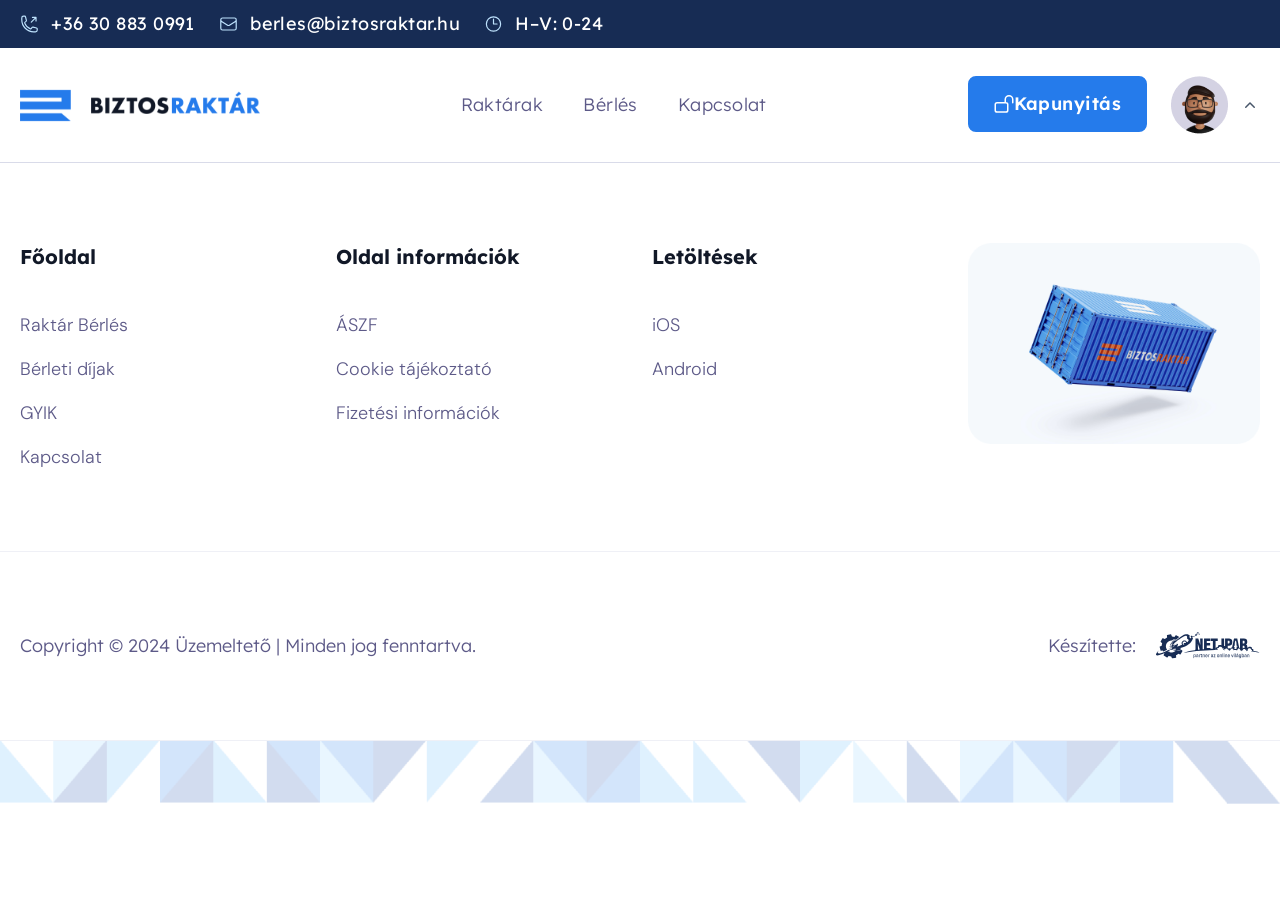
<file: warehouse.html>
<!DOCTYPE html>
<html lang="en">
  <head>
    <meta charset="UTF-8" />
    <meta name="viewport" content="width=device-width, initial-scale=1.0" />
    <title>RAKTARAK</title>
    <link
      href="https://fonts.googleapis.com/css2?family=DM+Sans:ital,opsz,wght@0,9..40,100..1000;1,9..40,100..1000&family=Lexend:wght@100..900&display=swap"
      rel="stylesheet"
    />
    <link
      rel="stylesheet"
      href="https://cdn.jsdelivr.net/npm/swiper@10/swiper-bundle.min.css"
    />
    <link rel="stylesheet" href="./css/style.min.css" />
  </head>

  <body class="font-lexend">
    <!-- top header start -->
    <section class="bg-midnightBlue hidden md:block">
      <div
        class="h-12 max-w-[1280px] px-5 mx-auto flex justify-start items-center space-x-6"
      >
        <a
          href="tel:+36308830991"
          class="flex items-center justify-center text-lg text-white leading-6 tracking-wide hover:text-vibrantOrange"
        >
          <img src="./img/phone.svg" alt="" class="max-h-5 max-w-5 mr-3" />+36
          30 883 0991</a
        >
        <a
          href="mailto:berles@biztosraktar.hu"
          class="flex items-center justify-center text-lg text-white leading-6 tracking-wide hover:text-vibrantOrange"
          ><img
            src="./img/envelope.svg"
            alt=""
            class="max-h-5 max-w-5 mr-3"
          />berles@biztosraktar.hu</a
        >
        <a
          href="#"
          class="flex items-center justify-center text-lg text-white leading-6 tracking-wide hover:text-vibrantOrange"
          ><img src="./img/clock.svg" alt="" class="max-h-5 max-w-5 mr-3" />H–V:
          0-24</a
        >
      </div>
    </section>
    <!-- top header end -->
    <!-- header start -->
    <header>
      <div class="max-w-[1280px] px-5 mx-auto">
        <nav class="flex justify-between items-center py-4 lg:py-7">
          <!-- Logo -->
          <a href="./index.html" class="logo-container">
            <img
              src="./img/Logo.svg"
              alt="Logo"
              class="default-logo w-[70%] lg:w-[90%] xl:w-full"
            />
            <img
              src="./img/Logo-hover.svg"
              alt="Hover Logo"
              class="hover-logo w-[70%] lg:w-[90%] xl:w-full"
            />
          </a>

          <!-- Hamburger Menu (mobile) -->
          <input type="checkbox" id="menu-toggle" class="hidden" />
          <label for="menu-toggle" class="cursor-pointer block lg:hidden">
            <div class="hamburger">
              <span class="hamburger-line line-1"></span>
              <span class="hamburger-line line-2"></span>
              <span class="hamburger-line line-3"></span>
            </div>
          </label>

          <!-- Menu -->
          <ul
            class="nav-menu absolute lg:relative left-0 top-16 md:top-[110px] lg:top-auto lg:bg-transparent bg-white shadow-lg lg:shadow-none w-full lg:w-auto text-center lg:flex lg:space-x-10 transition-all duration-500 ease-in-out max-h-0 overflow-hidden lg:max-h-full text-lg text-mutedPurple font-light leading-wide tracking-wide z-50"
          >
            <li
              class="pt-6 pb-3 lg:py-0 mx-auto group flex justify-center items-center lg:hover:border-b-4 hover:border-skyBlue"
            >
              <a href="#" class="block md:inline">Raktárak</a>
            </li>
            <li
              class="pt-3 pb-3 lg:py-0 mx-auto group flex justify-center items-center lg:hover:border-b-4 hover:border-skyBlue"
            >
              <a href="#" class="block md:inline">Bérlés</a>
            </li>
            <li
              class="pt-3 pb-3 lg:py-0 mx-auto group flex justify-center items-center lg:hover:border-b-4 hover:border-skyBlue"
            >
              <a href="#" class="block md:inline">Kapcsolat</a>
            </li>

            <li
              class="pt-3 pb-6 lg:py-0 flex md:flex-row flex-col lg:hidden justify-center gap-3 mx-auto px-5"
            >
              <a
                href="#"
                class="px-6 h-11 text-base text-skyBlue hover:text-white hover:bg-midnightBlue hover:border-midnightBlue font-medium leading-6 tracking-wide border-skyBlue border-2 rounded-[3px] flex items-center justify-center"
              >
                <svg
                  class="w-4 h-4 mr-3"
                  viewBox="0 0 16 20"
                  fill="none"
                  xmlns="http://www.w3.org/2000/svg"
                >
                  <path
                    class="stroke-skyBlue group-hover:stroke-white stroke-2 stroke-round"
                    d="M11.1248 4.92542C11.1248 6.6513 9.72568 8.05042 7.99979 8.05042C6.2739 8.05042 4.87479 6.6513 4.87479 4.92542C4.87479 3.19953 6.2739 1.80042 7.99979 1.80042C9.72568 1.80042 11.1248 3.19953 11.1248 4.92542Z"
                    stroke-linecap="round"
                    stroke-linejoin="round"
                  />
                  <path
                    class="stroke-skyBlue group-hover:stroke-white stroke-2 stroke-round"
                    d="M1.75073 16.6906C1.80932 13.2895 4.58468 10.5504 7.99979 10.5504C11.415 10.5504 14.1904 13.2896 14.2488 16.6909C12.3465 17.5638 10.2301 18.0504 8.00005 18.0504C5.76978 18.0504 3.6532 17.5637 1.75073 16.6906Z"
                    stroke-linecap="round"
                    stroke-linejoin="round"
                  />
                </svg>

                Belépés
              </a>
              <a
                href="#"
                class="px-6 h-11 text-base text-white hover:text-white hover:bg-midnightBlue hover:border-midbg-midnightBlue font-medium leading-6 tracking-wide bg-skyBlue border-skyBlue border-2 rounded-[3px] flex items-center justify-center"
              >
                Regisztráció
              </a>
            </li>
          </ul>

          <div class="hidden lg:flex space-x-6">
            <a
              href="#"
              class="px-6 h-14 text-lg text-white font-semibold leading-6 tracking-wide bg-skyBlue border-skyBlue border-2 rounded-lg flex items-center justify-center hover:text-white hover:bg-midnightBlue hover:border-midnightBlue"
              ><img src="./img/lcok.svg" alt="" /> Kapunyitás</a
            >
            <div>
              <a href="#" class="flex items-center justify-center gap-3"
                ><img src="./img/avater.png" alt="" /><img
                  src="./img/chevron-up.svg"
                  alt=""
              /></a>
            </div>
          </div>
        </nav>
      </div>
    </header>
    <!-- header end -->
    <!-- main start -->
    <main></main>
    <!-- main end -->
    <!-- footer start -->
    <footer class="border-t-[1px] border-lightLavender">
      <!-- top -->
      <div
        class="max-w-[1280px] px-5 mx-auto grid grid-cols-1 md:grid-cols-2 lg:grid-cols-4 gap-7 lg:gap-6 py-10 lg:py-20 border-b-[1px] border-softLilac"
      >
        <!-- Column 1 -->
        <ul class="space-y-4">
          <li class="pb-0 lg:pb-6">
            <p class="text-deepGray text-lg lg:text-xl font-bold">Főoldal</p>
          </li>
          <li>
            <a
              href="#"
              class="font-dmSans text-base lg:text-lg text-mutedPurple hover:text-skyBlue inline-block font-light"
              >Raktár Bérlés</a
            >
          </li>
          <li>
            <a
              href="#"
              class="font-dmSans text-base lg:text-lg text-mutedPurple hover:text-skyBlue inline-block font-light"
              >Bérleti díjak</a
            >
          </li>
          <li>
            <a
              href="#"
              class="font-dmSans text-base lg:text-lg text-mutedPurple hover:text-skyBlue inline-block font-light"
              >GYIK</a
            >
          </li>
          <li>
            <a
              href="#"
              class="font-dmSans text-base lg:text-lg text-mutedPurple hover:text-skyBlue inline-block font-light"
              >Kapcsolat</a
            >
          </li>
        </ul>

        <!-- Column 2 -->
        <ul class="space-y-4">
          <li class="pb-0 lg:pb-6">
            <p class="text-deepGray text-lg lg:text-xl font-bold">
              Oldal információk
            </p>
          </li>
          <li>
            <a
              href="#"
              class="font-dmSans text-base lg:text-lg text-mutedPurple hover:text-skyBlue inline-block font-light"
              >ÁSZF</a
            >
          </li>
          <li>
            <a
              href="#"
              class="font-dmSans text-base lg:text-lg text-mutedPurple hover:text-skyBlue inline-block font-light"
              >Cookie tájékoztató</a
            >
          </li>
          <li>
            <a
              href="#"
              class="font-dmSans text-base lg:text-lg text-mutedPurple hover:text-skyBlue inline-block font-light"
              >Fizetési információk</a
            >
          </li>
        </ul>

        <!-- Column 3 -->
        <ul class="space-y-4">
          <li class="pb-0 lg:pb-6">
            <p class="text-deepGray text-lg lg:text-xl font-bold">Letöltések</p>
          </li>
          <li>
            <a
              href="#"
              class="font-dmSans text-base lg:text-lg text-mutedPurple hover:text-skyBlue inline-block font-light"
              >iOS</a
            >
          </li>
          <li>
            <a
              href="#"
              class="font-dmSans text-base lg:text-lg text-mutedPurple hover:text-skyBlue inline-block font-light"
              >Android</a
            >
          </li>
        </ul>

        <!-- Column 4 (Image) -->
        <div class="flex justify-center md:justify-start">
          <a href="#"><img src="./img/footer-container.png" alt="" /></a>
        </div>
      </div>

      <!-- bottom -->
      <div
        class="max-w-[1280px] px-5 mx-auto flex flex-col lg:flex-row lg:justify-between justify-center lg:items-start item-start py-8 lg:py-20 border-b-[1px] border-softLilac gap-4"
      >
        <p
          class="text-mutedPurple text-sm lg:text-lg font-light text-center lg:text-start"
        >
          Copyright © 2024 Üzemeltető |
          <a href="#" class="hover:text-midnightBlue">Minden jog fenntartva.</a>
        </p>
        <p
          class="text-mutedPurple text-sm lg:text-lg font-light flex gap-5 text-center lg:text-end mx-auto lg:mx-0"
        >
          Készítette: <a href="#"><img src="./img/netjpar.svg" alt="" /></a>
        </p>
      </div>
    </footer>
    <!-- footer end -->
    <!-- divider start -->
    <img src="./img/divider.png" alt="" class="w-full min-h-7 lg:min-h-16" />
    <!-- divider end -->

    <!-- js -->
    <script src="https://cdn.jsdelivr.net/npm/swiper@10/swiper-bundle.min.js"></script>
    <script>
      const swiper = new Swiper(".swiper", {
        loop: true,
        pagination: {
          el: ".swiper-pagination",
          clickable: true,
        },
        navigation: {
          nextEl: ".swiper-button-next",
          prevEl: ".swiper-button-prev",
        },
      });
    </script>

    <script src="./js/script.js"></script>
  </body>
</html>
</file>
<file: css/style.min.css>
*,:after,:before{--tw-border-spacing-x:0;--tw-border-spacing-y:0;--tw-translate-x:0;--tw-translate-y:0;--tw-rotate:0;--tw-skew-x:0;--tw-skew-y:0;--tw-scale-x:1;--tw-scale-y:1;--tw-pan-x: ;--tw-pan-y: ;--tw-pinch-zoom: ;--tw-scroll-snap-strictness:proximity;--tw-gradient-from-position: ;--tw-gradient-via-position: ;--tw-gradient-to-position: ;--tw-ordinal: ;--tw-slashed-zero: ;--tw-numeric-figure: ;--tw-numeric-spacing: ;--tw-numeric-fraction: ;--tw-ring-inset: ;--tw-ring-offset-width:0px;--tw-ring-offset-color:#fff;--tw-ring-color:rgba(59,130,246,.5);--tw-ring-offset-shadow:0 0 #0000;--tw-ring-shadow:0 0 #0000;--tw-shadow:0 0 #0000;--tw-shadow-colored:0 0 #0000;--tw-blur: ;--tw-brightness: ;--tw-contrast: ;--tw-grayscale: ;--tw-hue-rotate: ;--tw-invert: ;--tw-saturate: ;--tw-sepia: ;--tw-drop-shadow: ;--tw-backdrop-blur: ;--tw-backdrop-brightness: ;--tw-backdrop-contrast: ;--tw-backdrop-grayscale: ;--tw-backdrop-hue-rotate: ;--tw-backdrop-invert: ;--tw-backdrop-opacity: ;--tw-backdrop-saturate: ;--tw-backdrop-sepia: ;--tw-contain-size: ;--tw-contain-layout: ;--tw-contain-paint: ;--tw-contain-style: }::backdrop{--tw-border-spacing-x:0;--tw-border-spacing-y:0;--tw-translate-x:0;--tw-translate-y:0;--tw-rotate:0;--tw-skew-x:0;--tw-skew-y:0;--tw-scale-x:1;--tw-scale-y:1;--tw-pan-x: ;--tw-pan-y: ;--tw-pinch-zoom: ;--tw-scroll-snap-strictness:proximity;--tw-gradient-from-position: ;--tw-gradient-via-position: ;--tw-gradient-to-position: ;--tw-ordinal: ;--tw-slashed-zero: ;--tw-numeric-figure: ;--tw-numeric-spacing: ;--tw-numeric-fraction: ;--tw-ring-inset: ;--tw-ring-offset-width:0px;--tw-ring-offset-color:#fff;--tw-ring-color:rgba(59,130,246,.5);--tw-ring-offset-shadow:0 0 #0000;--tw-ring-shadow:0 0 #0000;--tw-shadow:0 0 #0000;--tw-shadow-colored:0 0 #0000;--tw-blur: ;--tw-brightness: ;--tw-contrast: ;--tw-grayscale: ;--tw-hue-rotate: ;--tw-invert: ;--tw-saturate: ;--tw-sepia: ;--tw-drop-shadow: ;--tw-backdrop-blur: ;--tw-backdrop-brightness: ;--tw-backdrop-contrast: ;--tw-backdrop-grayscale: ;--tw-backdrop-hue-rotate: ;--tw-backdrop-invert: ;--tw-backdrop-opacity: ;--tw-backdrop-saturate: ;--tw-backdrop-sepia: ;--tw-contain-size: ;--tw-contain-layout: ;--tw-contain-paint: ;--tw-contain-style: }/*! tailwindcss v3.4.14 | MIT License | https://tailwindcss.com*/*,:after,:before{box-sizing:border-box;border:0 solid #e5e7eb}:after,:before{--tw-content:""}:host,html{line-height:1.5;-webkit-text-size-adjust:100%;-moz-tab-size:4;-o-tab-size:4;tab-size:4;font-family:ui-sans-serif,system-ui,sans-serif,Apple Color Emoji,Segoe UI Emoji,Segoe UI Symbol,Noto Color Emoji;font-feature-settings:normal;font-variation-settings:normal;-webkit-tap-highlight-color:transparent}body{margin:0;line-height:inherit}hr{height:0;color:inherit;border-top-width:1px}abbr:where([title]){-webkit-text-decoration:underline dotted;text-decoration:underline dotted}h1,h2,h3,h4,h5,h6{font-size:inherit;font-weight:inherit}a{color:inherit;text-decoration:inherit}b,strong{font-weight:bolder}code,kbd,pre,samp{font-family:ui-monospace,SFMono-Regular,Menlo,Monaco,Consolas,Liberation Mono,Courier New,monospace;font-feature-settings:normal;font-variation-settings:normal;font-size:1em}small{font-size:80%}sub,sup{font-size:75%;line-height:0;position:relative;vertical-align:baseline}sub{bottom:-.25em}sup{top:-.5em}table{text-indent:0;border-color:inherit;border-collapse:collapse}button,input,optgroup,select,textarea{font-family:inherit;font-feature-settings:inherit;font-variation-settings:inherit;font-size:100%;font-weight:inherit;line-height:inherit;letter-spacing:inherit;color:inherit;margin:0;padding:0}button,select{text-transform:none}button,input:where([type=button]),input:where([type=reset]),input:where([type=submit]){-webkit-appearance:button;background-color:transparent;background-image:none}:-moz-focusring{outline:auto}:-moz-ui-invalid{box-shadow:none}progress{vertical-align:baseline}::-webkit-inner-spin-button,::-webkit-outer-spin-button{height:auto}[type=search]{-webkit-appearance:textfield;outline-offset:-2px}::-webkit-search-decoration{-webkit-appearance:none}::-webkit-file-upload-button{-webkit-appearance:button;font:inherit}summary{display:list-item}blockquote,dd,dl,figure,h1,h2,h3,h4,h5,h6,hr,p,pre{margin:0}fieldset{margin:0}fieldset,legend{padding:0}menu,ol,ul{list-style:none;margin:0;padding:0}dialog{padding:0}textarea{resize:vertical}input::-moz-placeholder,textarea::-moz-placeholder{opacity:1;color:#9ca3af}input::placeholder,textarea::placeholder{opacity:1;color:#9ca3af}[role=button],button{cursor:pointer}:disabled{cursor:default}audio,canvas,embed,iframe,img,object,svg,video{display:block;vertical-align:middle}img,video{max-width:100%;height:auto}[hidden]:where(:not([hidden=until-found])){display:none}[multiple],[type=date],[type=datetime-local],[type=email],[type=month],[type=number],[type=password],[type=search],[type=tel],[type=text],[type=time],[type=url],[type=week],input:where(:not([type])),select,textarea{-webkit-appearance:none;-moz-appearance:none;appearance:none;background-color:#fff;border-color:#6b7280;border-width:1px;border-radius:0;padding:.5rem .75rem;font-size:1rem;line-height:1.5rem;--tw-shadow:0 0 #0000}[multiple]:focus,[type=date]:focus,[type=datetime-local]:focus,[type=email]:focus,[type=month]:focus,[type=number]:focus,[type=password]:focus,[type=search]:focus,[type=tel]:focus,[type=text]:focus,[type=time]:focus,[type=url]:focus,[type=week]:focus,input:where(:not([type])):focus,select:focus,textarea:focus{outline:2px solid transparent;outline-offset:2px;--tw-ring-inset:var(--tw-empty,/*!*/ /*!*/);--tw-ring-offset-width:0px;--tw-ring-offset-color:#fff;--tw-ring-color:#2563eb;--tw-ring-offset-shadow:var(--tw-ring-inset) 0 0 0 var(--tw-ring-offset-width) var(--tw-ring-offset-color);--tw-ring-shadow:var(--tw-ring-inset) 0 0 0 calc(1px + var(--tw-ring-offset-width)) var(--tw-ring-color);box-shadow:var(--tw-ring-offset-shadow),var(--tw-ring-shadow),var(--tw-shadow);border-color:#2563eb}input::-moz-placeholder,textarea::-moz-placeholder{color:#6b7280;opacity:1}input::placeholder,textarea::placeholder{color:#6b7280;opacity:1}::-webkit-datetime-edit-fields-wrapper{padding:0}::-webkit-date-and-time-value{min-height:1.5em;text-align:inherit}::-webkit-datetime-edit{display:inline-flex}::-webkit-datetime-edit,::-webkit-datetime-edit-day-field,::-webkit-datetime-edit-hour-field,::-webkit-datetime-edit-meridiem-field,::-webkit-datetime-edit-millisecond-field,::-webkit-datetime-edit-minute-field,::-webkit-datetime-edit-month-field,::-webkit-datetime-edit-second-field,::-webkit-datetime-edit-year-field{padding-top:0;padding-bottom:0}select{background-image:url("data:image/svg+xml;charset=utf-8,%3Csvg xmlns='http://www.w3.org/2000/svg' fill='none' viewBox='0 0 20 20'%3E%3Cpath stroke='%236b7280' stroke-linecap='round' stroke-linejoin='round' stroke-width='1.5' d='m6 8 4 4 4-4'/%3E%3C/svg%3E");background-position:right .5rem center;background-repeat:no-repeat;background-size:1.5em 1.5em;padding-right:2.5rem;-webkit-print-color-adjust:exact;print-color-adjust:exact}[multiple],[size]:where(select:not([size="1"])){background-image:none;background-position:0 0;background-repeat:unset;background-size:initial;padding-right:.75rem;-webkit-print-color-adjust:unset;print-color-adjust:unset}[type=checkbox],[type=radio]{-webkit-appearance:none;-moz-appearance:none;appearance:none;padding:0;-webkit-print-color-adjust:exact;print-color-adjust:exact;display:inline-block;vertical-align:middle;background-origin:border-box;-webkit-user-select:none;-moz-user-select:none;user-select:none;flex-shrink:0;height:1rem;width:1rem;color:#2563eb;background-color:#fff;border-color:#6b7280;border-width:1px;--tw-shadow:0 0 #0000}[type=checkbox]{border-radius:0}[type=radio]{border-radius:100%}[type=checkbox]:focus,[type=radio]:focus{outline:2px solid transparent;outline-offset:2px;--tw-ring-inset:var(--tw-empty,/*!*/ /*!*/);--tw-ring-offset-width:2px;--tw-ring-offset-color:#fff;--tw-ring-color:#2563eb;--tw-ring-offset-shadow:var(--tw-ring-inset) 0 0 0 var(--tw-ring-offset-width) var(--tw-ring-offset-color);--tw-ring-shadow:var(--tw-ring-inset) 0 0 0 calc(2px + var(--tw-ring-offset-width)) var(--tw-ring-color);box-shadow:var(--tw-ring-offset-shadow),var(--tw-ring-shadow),var(--tw-shadow)}[type=checkbox]:checked,[type=radio]:checked{border-color:transparent;background-color:currentColor;background-size:100% 100%;background-position:50%;background-repeat:no-repeat}[type=checkbox]:checked{background-image:url("data:image/svg+xml;charset=utf-8,%3Csvg xmlns='http://www.w3.org/2000/svg' fill='%23fff' viewBox='0 0 16 16'%3E%3Cpath d='M12.207 4.793a1 1 0 0 1 0 1.414l-5 5a1 1 0 0 1-1.414 0l-2-2a1 1 0 0 1 1.414-1.414L6.5 9.086l4.293-4.293a1 1 0 0 1 1.414 0'/%3E%3C/svg%3E")}@media (forced-colors:active) {[type=checkbox]:checked{-webkit-appearance:auto;-moz-appearance:auto;appearance:auto}}[type=radio]:checked{background-image:url("data:image/svg+xml;charset=utf-8,%3Csvg xmlns='http://www.w3.org/2000/svg' fill='%23fff' viewBox='0 0 16 16'%3E%3Ccircle cx='8' cy='8' r='3'/%3E%3C/svg%3E")}@media (forced-colors:active) {[type=radio]:checked{-webkit-appearance:auto;-moz-appearance:auto;appearance:auto}}[type=checkbox]:checked:focus,[type=checkbox]:checked:hover,[type=radio]:checked:focus,[type=radio]:checked:hover{border-color:transparent;background-color:currentColor}[type=checkbox]:indeterminate{background-image:url("data:image/svg+xml;charset=utf-8,%3Csvg xmlns='http://www.w3.org/2000/svg' fill='none' viewBox='0 0 16 16'%3E%3Cpath stroke='%23fff' stroke-linecap='round' stroke-linejoin='round' stroke-width='2' d='M4 8h8'/%3E%3C/svg%3E");border-color:transparent;background-color:currentColor;background-size:100% 100%;background-position:50%;background-repeat:no-repeat}@media (forced-colors:active) {[type=checkbox]:indeterminate{-webkit-appearance:auto;-moz-appearance:auto;appearance:auto}}[type=checkbox]:indeterminate:focus,[type=checkbox]:indeterminate:hover{border-color:transparent;background-color:currentColor}[type=file]{background:unset;border-color:inherit;border-width:0;border-radius:0;padding:0;font-size:unset;line-height:inherit}[type=file]:focus{outline:1px solid ButtonText;outline:1px auto -webkit-focus-ring-color}.hamburger-line{margin-top:.25rem;margin-bottom:.25rem;display:block;height:2px;width:1.5rem;border-radius:9999px;--tw-bg-opacity:1;background-color:rgb(37 123 235/var(--tw-bg-opacity));transition-property:all;transition-duration:.3s;transition-timing-function:cubic-bezier(.4,0,.2,1)}input:checked~.hamburger .line-1{--tw-translate-y:0.5rem;--tw-rotate:45deg;transform:translate(var(--tw-translate-x),var(--tw-translate-y)) rotate(var(--tw-rotate)) skewX(var(--tw-skew-x)) skewY(var(--tw-skew-y)) scaleX(var(--tw-scale-x)) scaleY(var(--tw-scale-y))}input:checked~.hamburger .line-2{opacity:0}input:checked~.hamburger .line-3{--tw-translate-y:-0.5rem;--tw-rotate:-45deg;transform:translate(var(--tw-translate-x),var(--tw-translate-y)) rotate(var(--tw-rotate)) skewX(var(--tw-skew-x)) skewY(var(--tw-skew-y)) scaleX(var(--tw-scale-x)) scaleY(var(--tw-scale-y))}input:checked~.nav-menu{max-height:100vh}.absolute{position:absolute}.relative{position:relative}.-bottom-10{bottom:-2.5rem}.-bottom-20{bottom:-5rem}.-bottom-\[1\%\]{bottom:-1%}.-bottom-\[20\%\]{bottom:-20%}.-top-20{top:-5rem}.-top-\[2\%\]{top:-2%}.left-0{left:0}.left-\[10\%\]{left:10%}.left-\[2\%\]{left:2%}.left-\[23\%\]{left:23%}.left-\[38\%\]{left:38%}.right-0{right:0}.right-\[14px\]{right:14px}.right-\[23\%\]{right:23%}.top-10{top:2.5rem}.top-16{top:4rem}.top-\[10\%\]{top:10%}.top-\[14px\]{top:14px}.top-\[35\%\]{top:35%}.top-\[75\%\]{top:75%}.top-\[8\%\]{top:8%}.-bottom-28{bottom:-7rem}.bottom-0{bottom:0}.-bottom-\[10px\]{bottom:-10px}.-bottom-\[1px\]{bottom:-1px}.-bottom-40{bottom:-10rem}.top-5{top:1.25rem}.top-1{top:.25rem}.top-60{top:15rem}.top-20{top:5rem}.-bottom-3{bottom:-.75rem}.-bottom-32{bottom:-8rem}.-bottom-36{bottom:-9rem}.z-10{z-index:10}.z-20{z-index:20}.z-30{z-index:30}.z-50{z-index:50}.col-span-full{grid-column:1/-1}.float-right{float:right}.mx-auto{margin-left:auto;margin-right:auto}.my-4{margin-top:1rem;margin-bottom:1rem}.-mt-\[14px\]{margin-top:-14px}.mb-12{margin-bottom:3rem}.mb-2{margin-bottom:.5rem}.ml-3{margin-left:.75rem}.ml-6{margin-left:1.5rem}.ml-\[6px\]{margin-left:6px}.mr-3{margin-right:.75rem}.mt-0{margin-top:0}.mt-10{margin-top:2.5rem}.mt-2{margin-top:.5rem}.mt-6{margin-top:1.5rem}.mt-8{margin-top:2rem}.mt-9{margin-top:2.25rem}.block{display:block}.inline-block{display:inline-block}.flex{display:flex}.grid{display:grid}.hidden{display:none}.h-10{height:2.5rem}.h-11{height:2.75rem}.h-12{height:3rem}.h-14{height:3.5rem}.h-20{height:5rem}.h-3\.5{height:.875rem}.h-4{height:1rem}.h-5{height:1.25rem}.h-6{height:1.5rem}.h-\[24px\]{height:24px}.h-\[66px\]{height:66px}.h-auto{height:auto}.h-full{height:100%}.max-h-0{max-height:0}.max-h-4{max-height:1rem}.max-h-5{max-height:1.25rem}.max-h-\[104px\]{max-height:104px}.min-h-7{min-height:1.75rem}.min-h-8{min-height:2rem}.min-h-\[250px\]{min-height:250px}.min-h-\[40px\]{min-height:40px}.min-h-\[600px\]{min-height:600px}.w-10{width:2.5rem}.w-2\.5{width:.625rem}.w-20{width:5rem}.w-3\.5{width:.875rem}.w-4{width:1rem}.w-5{width:1.25rem}.w-6{width:1.5rem}.w-\[180px\]{width:180px}.w-\[188px\]{width:188px}.w-\[195px\]{width:195px}.w-\[24px\]{width:24px}.w-\[70\%\]{width:70%}.w-\[80\%\]{width:80%}.w-full{width:100%}.w-\[60\%\]{width:60%}.max-w-3{max-width:.75rem}.max-w-5{max-width:1.25rem}.max-w-\[1240px\]{max-width:1240px}.max-w-\[1280px\]{max-width:1280px}.max-w-\[1440px\]{max-width:1440px}.max-w-\[164px\]{max-width:164px}.max-w-\[260px\]{max-width:260px}.max-w-\[455px\]{max-width:455px}.max-w-\[526px\]{max-width:526px}.max-w-\[560px\]{max-width:560px}.max-w-\[730px\]{max-width:730px}.max-w-\[750px\]{max-width:750px}.max-w-\[780px\]{max-width:780px}.max-w-\[830px\]{max-width:830px}.max-w-full{max-width:100%}.flex-grow{flex-grow:1}.cursor-pointer{cursor:pointer}.grid-cols-1{grid-template-columns:repeat(1,minmax(0,1fr))}.grid-cols-2{grid-template-columns:repeat(2,minmax(0,1fr))}.flex-col{flex-direction:column}.items-start{align-items:flex-start}.items-end{align-items:flex-end}.items-center{align-items:center}.justify-start{justify-content:flex-start}.justify-end{justify-content:flex-end}.justify-center{justify-content:center}.justify-between{justify-content:space-between}.justify-items-center{justify-items:center}.gap-0{gap:0}.gap-1{gap:.25rem}.gap-2{gap:.5rem}.gap-3{gap:.75rem}.gap-4{gap:1rem}.gap-5{gap:1.25rem}.gap-6{gap:1.5rem}.gap-7{gap:1.75rem}.gap-8{gap:2rem}.gap-10{gap:2.5rem}.gap-9{gap:2.25rem}.gap-x-8{-moz-column-gap:2rem;column-gap:2rem}.gap-y-6{row-gap:1.5rem}.gap-y-9{row-gap:2.25rem}.gap-x-4{-moz-column-gap:1rem;column-gap:1rem}.space-x-4>:not([hidden])~:not([hidden]){--tw-space-x-reverse:0;margin-right:calc(1rem*var(--tw-space-x-reverse));margin-left:calc(1rem*(1 - var(--tw-space-x-reverse)))}.space-x-6>:not([hidden])~:not([hidden]){--tw-space-x-reverse:0;margin-right:calc(1.5rem*var(--tw-space-x-reverse));margin-left:calc(1.5rem*(1 - var(--tw-space-x-reverse)))}.space-x-\[18px\]>:not([hidden])~:not([hidden]){--tw-space-x-reverse:0;margin-right:calc(18px*var(--tw-space-x-reverse));margin-left:calc(18px*(1 - var(--tw-space-x-reverse)))}.space-y-1>:not([hidden])~:not([hidden]){--tw-space-y-reverse:0;margin-top:calc(.25rem*(1 - var(--tw-space-y-reverse)));margin-bottom:calc(.25rem*var(--tw-space-y-reverse))}.space-y-2>:not([hidden])~:not([hidden]){--tw-space-y-reverse:0;margin-top:calc(.5rem*(1 - var(--tw-space-y-reverse)));margin-bottom:calc(.5rem*var(--tw-space-y-reverse))}.space-y-4>:not([hidden])~:not([hidden]){--tw-space-y-reverse:0;margin-top:calc(1rem*(1 - var(--tw-space-y-reverse)));margin-bottom:calc(1rem*var(--tw-space-y-reverse))}.space-y-5>:not([hidden])~:not([hidden]){--tw-space-y-reverse:0;margin-top:calc(1.25rem*(1 - var(--tw-space-y-reverse)));margin-bottom:calc(1.25rem*var(--tw-space-y-reverse))}.space-y-6>:not([hidden])~:not([hidden]){--tw-space-y-reverse:0;margin-top:calc(1.5rem*(1 - var(--tw-space-y-reverse)));margin-bottom:calc(1.5rem*var(--tw-space-y-reverse))}.space-y-8>:not([hidden])~:not([hidden]){--tw-space-y-reverse:0;margin-top:calc(2rem*(1 - var(--tw-space-y-reverse)));margin-bottom:calc(2rem*var(--tw-space-y-reverse))}.space-x-10>:not([hidden])~:not([hidden]){--tw-space-x-reverse:0;margin-right:calc(2.5rem*var(--tw-space-x-reverse));margin-left:calc(2.5rem*(1 - var(--tw-space-x-reverse)))}.overflow-hidden{overflow:hidden}.rounded-2xl{border-radius:1rem}.rounded-3xl{border-radius:1.5rem}.rounded-\[3px\]{border-radius:3px}.rounded-full{border-radius:9999px}.rounded-lg{border-radius:.5rem}.rounded-l-md{border-top-left-radius:.375rem;border-bottom-left-radius:.375rem}.rounded-r-md{border-top-right-radius:.375rem;border-bottom-right-radius:.375rem}.border{border-width:1px}.border-2{border-width:2px}.border-\[1px\]{border-width:1px}.border-b-\[1px\]{border-bottom-width:1px}.border-t-\[1px\]{border-top-width:1px}.border-\[\#257BEB\]{--tw-border-opacity:1;border-color:rgb(37 123 235/var(--tw-border-opacity))}.border-lavenderGray{--tw-border-opacity:1;border-color:rgb(212 210 227/var(--tw-border-opacity))}.border-lightLavender{--tw-border-opacity:1;border-color:rgb(217 219 233/var(--tw-border-opacity))}.border-skyBlue{--tw-border-opacity:1;border-color:rgb(37 123 235/var(--tw-border-opacity))}.border-softLilac{--tw-border-opacity:1;border-color:rgb(239 240 246/var(--tw-border-opacity))}.bg-midnightBlue{--tw-bg-opacity:1;background-color:rgb(23 44 84/var(--tw-bg-opacity))}.bg-pearlGray{--tw-bg-opacity:1;background-color:rgb(248 248 250/var(--tw-bg-opacity))}.bg-skyBlue{--tw-bg-opacity:1;background-color:rgb(37 123 235/var(--tw-bg-opacity))}.bg-transparent{background-color:transparent}.bg-white{--tw-bg-opacity:1;background-color:rgb(255 255 255/var(--tw-bg-opacity))}.bg-cta{background-image:url(../img/cta.png)}.bg-right-bottom{background-position:100% 100%}.bg-no-repeat{background-repeat:no-repeat}.fill-\[\#257BEB\]{fill:#257beb}.stroke-\[\#257BEB\]{stroke:#257beb}.stroke-mutedPurple{stroke:#5d5a88}.stroke-skyBlue{stroke:#257beb}.stroke-white{stroke:#fff}.stroke-2{stroke-width:2}.object-cover{-o-object-fit:cover;object-fit:cover}.object-fill{-o-object-fit:fill;object-fit:fill}.object-center{-o-object-position:center;object-position:center}.p-2{padding:.5rem}.p-3{padding:.75rem}.p-4{padding:1rem}.p-5{padding:1.25rem}.px-12{padding-left:3rem;padding-right:3rem}.px-4{padding-left:1rem;padding-right:1rem}.px-5{padding-left:1.25rem;padding-right:1.25rem}.px-6{padding-left:1.5rem;padding-right:1.5rem}.px-7{padding-left:1.75rem;padding-right:1.75rem}.px-\[72px\]{padding-left:72px;padding-right:72px}.py-10{padding-top:2.5rem;padding-bottom:2.5rem}.py-4{padding-top:1rem;padding-bottom:1rem}.py-8{padding-top:2rem;padding-bottom:2rem}.py-\[4px\]{padding-top:4px;padding-bottom:4px}.pb-0{padding-bottom:0}.pb-1{padding-bottom:.25rem}.pb-14{padding-bottom:3.5rem}.pb-3{padding-bottom:.75rem}.pb-4{padding-bottom:1rem}.pb-6{padding-bottom:1.5rem}.pb-8{padding-bottom:2rem}.pr-12{padding-right:3rem}.pt-10{padding-top:2.5rem}.pt-12{padding-top:3rem}.pt-3{padding-top:.75rem}.pt-4{padding-top:1rem}.pt-6{padding-top:1.5rem}.pt-7{padding-top:1.75rem}.pt-8{padding-top:2rem}.text-left{text-align:left}.text-center{text-align:center}.font-dmSans{font-family:DM Sans,sans-serif}.font-lexend{font-family:Lexend,sans-serif}.text-2xl{font-size:1.5rem;line-height:2rem}.text-3xl{font-size:1.875rem;line-height:2.25rem}.text-base{font-size:1rem;line-height:1.5rem}.text-lg{font-size:1.125rem;line-height:1.75rem}.text-sm{font-size:.875rem;line-height:1.25rem}.text-xl{font-size:1.25rem;line-height:1.75rem}.font-bold{font-weight:700}.font-light{font-weight:300}.font-medium{font-weight:500}.font-normal{font-weight:400}.font-semibold{font-weight:600}.uppercase{text-transform:uppercase}.leading-5{line-height:1.25rem}.leading-6,.leading-\[1\.5rem\]{line-height:1.5rem}.leading-none{line-height:1}.leading-normal{line-height:1.5}.leading-snug{line-height:1.375}.leading-tight{line-height:1.25}.tracking-wide{letter-spacing:.025em}.text-\[\#111827\],.text-deepGray{--tw-text-opacity:1;color:rgb(17 24 39/var(--tw-text-opacity))}.text-mutedPurple{--tw-text-opacity:1;color:rgb(93 90 136/var(--tw-text-opacity))}.text-skyBlue{--tw-text-opacity:1;color:rgb(37 123 235/var(--tw-text-opacity))}.text-white{--tw-text-opacity:1;color:rgb(255 255 255/var(--tw-text-opacity))}.shadow-lg{--tw-shadow:0 10px 15px -3px rgba(0,0,0,.1),0 4px 6px -4px rgba(0,0,0,.1);--tw-shadow-colored:0 10px 15px -3px var(--tw-shadow-color),0 4px 6px -4px var(--tw-shadow-color)}.shadow-lg,.shadow-md{box-shadow:var(--tw-ring-offset-shadow,0 0 #0000),var(--tw-ring-shadow,0 0 #0000),var(--tw-shadow)}.shadow-md{--tw-shadow:0 4px 6px -1px rgba(0,0,0,.1),0 2px 4px -2px rgba(0,0,0,.1);--tw-shadow-colored:0 4px 6px -1px var(--tw-shadow-color),0 2px 4px -2px var(--tw-shadow-color)}.ring-1{--tw-ring-offset-shadow:var(--tw-ring-inset) 0 0 0 var(--tw-ring-offset-width) var(--tw-ring-offset-color);--tw-ring-shadow:var(--tw-ring-inset) 0 0 0 calc(1px + var(--tw-ring-offset-width)) var(--tw-ring-color);box-shadow:var(--tw-ring-offset-shadow),var(--tw-ring-shadow),var(--tw-shadow,0 0 #0000)}.ring-inset{--tw-ring-inset:inset}.ring-gray-300{--tw-ring-opacity:1;--tw-ring-color:rgb(209 213 219/var(--tw-ring-opacity))}.transition{transition-property:color,background-color,border-color,text-decoration-color,fill,stroke,opacity,box-shadow,transform,filter,-webkit-backdrop-filter;transition-property:color,background-color,border-color,text-decoration-color,fill,stroke,opacity,box-shadow,transform,filter,backdrop-filter;transition-property:color,background-color,border-color,text-decoration-color,fill,stroke,opacity,box-shadow,transform,filter,backdrop-filter,-webkit-backdrop-filter;transition-timing-function:cubic-bezier(.4,0,.2,1);transition-duration:.15s}.transition-all{transition-property:all;transition-timing-function:cubic-bezier(.4,0,.2,1);transition-duration:.15s}.duration-300{transition-duration:.3s}.duration-500{transition-duration:.5s}.ease-in-out{transition-timing-function:cubic-bezier(.4,0,.2,1)}.logo-container .hover-logo,.logo-container:hover .default-logo{display:none}.logo-container:hover .hover-logo{display:inline}.swiper-button-next,.swiper-button-prev{color:#fff}.swiper-pagination{bottom:0!important;z-index:99!important}.swiper-pagination-bullet{background:#257beb;box-shadow:0 0 10px rgba(109,168,255,.5);border:2px solid #257beb2a}.swiper-button-next,.swiper-button-prev{width:calc(var(--swiper-navigation-size)/20*27)}.placeholder\:text-mutedPurple::-moz-placeholder{--tw-text-opacity:1;color:rgb(93 90 136/var(--tw-text-opacity))}.placeholder\:text-mutedPurple::placeholder{--tw-text-opacity:1;color:rgb(93 90 136/var(--tw-text-opacity))}.hover\:border-\[\#1E478A\]:hover{--tw-border-opacity:1;border-color:rgb(30 71 138/var(--tw-border-opacity))}.hover\:border-midnightBlue:hover{--tw-border-opacity:1;border-color:rgb(23 44 84/var(--tw-border-opacity))}.hover\:border-skyBlue:hover{--tw-border-opacity:1;border-color:rgb(37 123 235/var(--tw-border-opacity))}.hover\:border-white:hover{--tw-border-opacity:1;border-color:rgb(255 255 255/var(--tw-border-opacity))}.hover\:bg-\[\#1E478A\]:hover{--tw-bg-opacity:1;background-color:rgb(30 71 138/var(--tw-bg-opacity))}.hover\:bg-midnightBlue:hover{--tw-bg-opacity:1;background-color:rgb(23 44 84/var(--tw-bg-opacity))}.hover\:bg-skyBlue:hover{--tw-bg-opacity:1;background-color:rgb(37 123 235/var(--tw-bg-opacity))}.hover\:bg-white:hover{--tw-bg-opacity:1;background-color:rgb(255 255 255/var(--tw-bg-opacity))}.hover\:text-midnightBlue:hover{--tw-text-opacity:1;color:rgb(23 44 84/var(--tw-text-opacity))}.hover\:text-skyBlue:hover{--tw-text-opacity:1;color:rgb(37 123 235/var(--tw-text-opacity))}.hover\:text-vibrantOrange:hover{--tw-text-opacity:1;color:rgb(239 124 0/var(--tw-text-opacity))}.hover\:text-white:hover{--tw-text-opacity:1;color:rgb(255 255 255/var(--tw-text-opacity))}.hover\:underline:hover{text-decoration-line:underline}.hover\:underline-offset-4:hover{text-underline-offset:4px}.focus\:outline-none:focus{outline:2px solid transparent;outline-offset:2px}.focus\:ring-1:focus{--tw-ring-offset-shadow:var(--tw-ring-inset) 0 0 0 var(--tw-ring-offset-width) var(--tw-ring-offset-color);--tw-ring-shadow:var(--tw-ring-inset) 0 0 0 calc(1px + var(--tw-ring-offset-width)) var(--tw-ring-color);box-shadow:var(--tw-ring-offset-shadow),var(--tw-ring-shadow),var(--tw-shadow,0 0 #0000)}.focus\:ring-inset:focus{--tw-ring-inset:inset}.focus\:ring-midnightBlue:focus{--tw-ring-opacity:1;--tw-ring-color:rgb(23 44 84/var(--tw-ring-opacity))}.group:hover .group-hover\:fill-midnightBlue{fill:#172c54}.group:hover .group-hover\:stroke-skyBlue{stroke:#257beb}.group:hover .group-hover\:stroke-white{stroke:#fff}@media (min-width:640px){.sm\:left-\[10\%\]{left:10%}.sm\:left-\[3\%\]{left:3%}.sm\:top-\[10\%\]{top:10%}.sm\:top-\[73\%\]{top:73%}.sm\:text-sm{font-size:.875rem;line-height:1.25rem}.sm\:leading-6{line-height:1.5rem}}@media (min-width:768px){.md\:left-\[0\%\]{left:0}.md\:left-\[34\%\]{left:34%}.md\:left-\[70\%\]{left:70%}.md\:top-\[110px\]{top:110px}.md\:top-\[17\%\]{top:17%}.md\:top-\[30\%\]{top:30%}.md\:top-\[73\%\]{top:73%}.md\:col-span-3{grid-column:span 3/span 3}.md\:-mt-\[8px\]{margin-top:-8px}.md\:ml-\[10px\]{margin-left:10px}.md\:mt-5{margin-top:1.25rem}.md\:mt-8{margin-top:2rem}.md\:block{display:block}.md\:inline{display:inline}.md\:h-12{height:3rem}.md\:h-7{height:1.75rem}.md\:h-\[78px\]{height:78px}.md\:max-h-\[250px\]{max-height:250px}.md\:w-12{width:3rem}.md\:w-7{width:1.75rem}.md\:w-\[210px\]{width:210px}.md\:w-\[228px\]{width:228px}.md\:w-\[236px\]{width:236px}.md\:w-auto{width:auto}.md\:max-w-\[263px\]{max-width:263px}.md\:max-w-\[240px\]{max-width:240px}.md\:grid-cols-2{grid-template-columns:repeat(2,minmax(0,1fr))}.md\:grid-cols-6{grid-template-columns:repeat(6,minmax(0,1fr))}.md\:flex-row{flex-direction:row}.md\:items-center{align-items:center}.md\:justify-start{justify-content:flex-start}.md\:justify-center{justify-content:center}.md\:gap-12{gap:3rem}.md\:gap-6{gap:1.5rem}.md\:gap-x-8{-moz-column-gap:2rem;column-gap:2rem}.md\:gap-y-12{row-gap:3rem}.md\:space-y-0>:not([hidden])~:not([hidden]){--tw-space-y-reverse:0;margin-top:calc(0px*(1 - var(--tw-space-y-reverse)));margin-bottom:calc(0px*var(--tw-space-y-reverse))}.md\:p-5{padding:1.25rem}.md\:pb-2{padding-bottom:.5rem}.md\:pt-6{padding-top:1.5rem}.md\:text-base{font-size:1rem;line-height:1.5rem}.md\:text-lg{font-size:1.125rem;line-height:1.75rem}}@media (min-width:1024px){.lg\:relative{position:relative}.lg\:left-\[32\%\]{left:32%}.lg\:left-\[5\%\]{left:5%}.lg\:left-\[55\%\]{left:55%}.lg\:top-\[30\%\]{top:30%}.lg\:top-\[8\%\]{top:8%}.lg\:top-\[80\%\]{top:80%}.lg\:top-auto{top:auto}.lg\:mx-0{margin-left:0;margin-right:0}.lg\:mb-0{margin-bottom:0}.lg\:mb-16{margin-bottom:4rem}.lg\:mt-0{margin-top:0}.lg\:mt-16{margin-top:4rem}.lg\:mt-20{margin-top:5rem}.lg\:mt-24{margin-top:6rem}.lg\:block{display:block}.lg\:flex{display:flex}.lg\:hidden{display:none}.lg\:h-14{height:3.5rem}.lg\:h-24{height:6rem}.lg\:h-\[26px\]{height:26px}.lg\:max-h-full{max-height:100%}.lg\:min-h-16{min-height:4rem}.lg\:min-h-\[300px\]{min-height:300px}.lg\:min-h-\[46px\]{min-height:46px}.lg\:min-h-\[480px\]{min-height:480px}.lg\:w-1\/2{width:50%}.lg\:w-1\/3{width:33.333333%}.lg\:w-2\/3{width:66.666667%}.lg\:w-24{width:6rem}.lg\:w-\[20\%\]{width:20%}.lg\:w-\[26px\]{width:26px}.lg\:w-\[48\%\]{width:48%}.lg\:w-\[80\%\]{width:80%}.lg\:w-\[90\%\]{width:90%}.lg\:w-\[95\%\]{width:95%}.lg\:w-auto{width:auto}.lg\:w-\[60\%\]{width:60%}.lg\:w-\[70\%\]{width:70%}.lg\:min-w-\[160px\]{min-width:160px}.lg\:min-w-\[161px\]{min-width:161px}.lg\:max-w-\[240px\]{max-width:240px}.lg\:max-w-\[300px\]{max-width:300px}.lg\:max-w-\[324px\]{max-width:324px}.lg\:max-w-\[388px\]{max-width:388px}.lg\:max-w-\[550px\]{max-width:550px}.lg\:max-w-\[600px\]{max-width:600px}.lg\:grid-cols-3{grid-template-columns:repeat(3,minmax(0,1fr))}.lg\:grid-cols-4{grid-template-columns:repeat(4,minmax(0,1fr))}.lg\:grid-cols-6{grid-template-columns:repeat(6,minmax(0,1fr))}.lg\:flex-row{flex-direction:row}.lg\:items-start{align-items:flex-start}.lg\:justify-between{justify-content:space-between}.lg\:justify-items-start{justify-items:start}.lg\:gap-0{gap:0}.lg\:gap-6{gap:1.5rem}.lg\:gap-7{gap:1.75rem}.lg\:gap-8{gap:2rem}.lg\:gap-10{gap:2.5rem}.lg\:gap-x-6{-moz-column-gap:1.5rem;column-gap:1.5rem}.lg\:gap-y-12{row-gap:3rem}.lg\:gap-y-6{row-gap:1.5rem}.lg\:space-x-10>:not([hidden])~:not([hidden]){--tw-space-x-reverse:0;margin-right:calc(2.5rem*var(--tw-space-x-reverse));margin-left:calc(2.5rem*(1 - var(--tw-space-x-reverse)))}.lg\:space-y-6>:not([hidden])~:not([hidden]){--tw-space-y-reverse:0;margin-top:calc(1.5rem*(1 - var(--tw-space-y-reverse)));margin-bottom:calc(1.5rem*var(--tw-space-y-reverse))}.lg\:bg-transparent{background-color:transparent}.lg\:p-10{padding:2.5rem}.lg\:p-6{padding:1.5rem}.lg\:px-8{padding-left:2rem;padding-right:2rem}.lg\:py-0{padding-top:0;padding-bottom:0}.lg\:py-10{padding-top:2.5rem;padding-bottom:2.5rem}.lg\:py-20{padding-top:5rem;padding-bottom:5rem}.lg\:py-24{padding-top:6rem;padding-bottom:6rem}.lg\:py-7{padding-top:1.75rem;padding-bottom:1.75rem}.lg\:py-\[104px\]{padding-top:104px;padding-bottom:104px}.lg\:pb-16{padding-bottom:4rem}.lg\:pb-2{padding-bottom:.5rem}.lg\:pb-4{padding-bottom:1rem}.lg\:pb-6{padding-bottom:1.5rem}.lg\:pr-9{padding-right:2.25rem}.lg\:pt-0{padding-top:0}.lg\:pt-10{padding-top:2.5rem}.lg\:pt-20{padding-top:5rem}.lg\:pt-24{padding-top:6rem}.lg\:pt-6{padding-top:1.5rem}.lg\:text-start{text-align:start}.lg\:text-end{text-align:end}.lg\:text-2xl{font-size:1.5rem;line-height:2rem}.lg\:text-3xl{font-size:1.875rem;line-height:2.25rem}.lg\:text-4xl{font-size:2.25rem;line-height:2.5rem}.lg\:text-5xl{font-size:3rem;line-height:1}.lg\:text-\[2\.5rem\]{font-size:2.5rem}.lg\:text-\[44px\]{font-size:44px}.lg\:text-base{font-size:1rem;line-height:1.5rem}.lg\:text-lg{font-size:1.125rem;line-height:1.75rem}.lg\:text-xl{font-size:1.25rem;line-height:1.75rem}.lg\:shadow-none{--tw-shadow:0 0 #0000;--tw-shadow-colored:0 0 #0000;box-shadow:var(--tw-ring-offset-shadow,0 0 #0000),var(--tw-ring-shadow,0 0 #0000),var(--tw-shadow)}.lg\:hover\:border-b-4:hover{border-bottom-width:4px}}@media (min-width:1280px){.xl\:left-\[13\%\]{left:13%}.xl\:left-\[34\%\]{left:34%}.xl\:left-\[70\%\]{left:70%}.xl\:top-\[11\%\]{top:11%}.xl\:top-\[72\%\]{top:72%}.xl\:w-\[48\%\]{width:48%}.xl\:w-\[85\%\]{width:85%}.xl\:w-\[95\%\]{width:95%}.xl\:w-full{width:100%}.xl\:flex-row{flex-direction:row}.xl\:text-5xl{font-size:3rem;line-height:1}}@media (min-width:1440px){.\32xl\:w-\[47\%\]{width:47%}.\32xl\:w-\[85\%\]{width:85%}.\32xl\:w-\[95\%\]{width:95%}}@media (min-width:1600px){.\33xl\:-ml-\[8\%\]{margin-left:-8%}.\33xl\:w-\[55\%\]{width:55%}}
</file>
